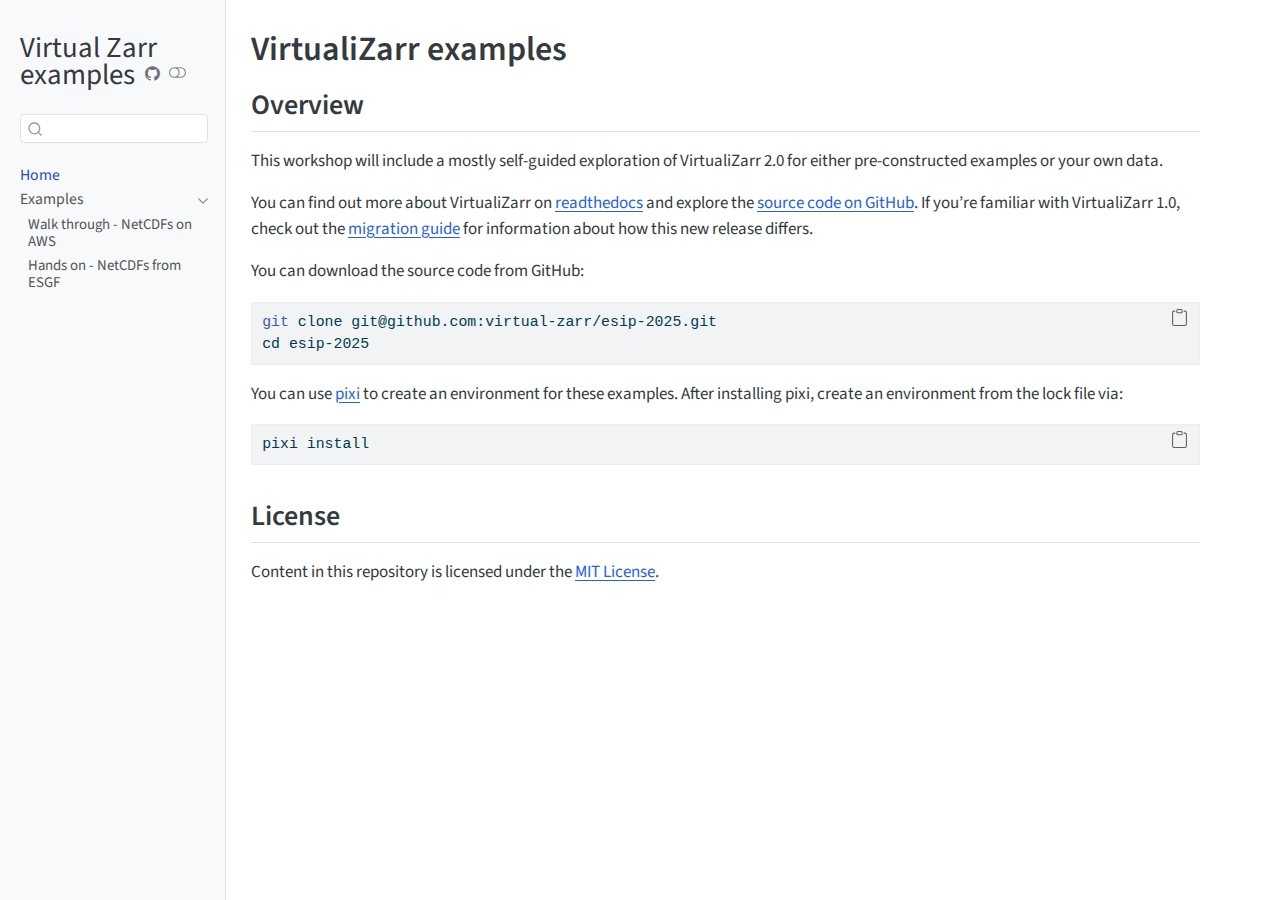
<file: index.html>
<!DOCTYPE html>
<html xmlns="http://www.w3.org/1999/xhtml" lang="en" xml:lang="en"><head>

<meta charset="utf-8">
<meta name="generator" content="quarto-1.7.32">

<meta name="viewport" content="width=device-width, initial-scale=1.0, user-scalable=yes">


<title>VirtualiZarr examples</title>
<style>
code{white-space: pre-wrap;}
span.smallcaps{font-variant: small-caps;}
div.columns{display: flex; gap: min(4vw, 1.5em);}
div.column{flex: auto; overflow-x: auto;}
div.hanging-indent{margin-left: 1.5em; text-indent: -1.5em;}
ul.task-list{list-style: none;}
ul.task-list li input[type="checkbox"] {
  width: 0.8em;
  margin: 0 0.8em 0.2em -1em; /* quarto-specific, see https://github.com/quarto-dev/quarto-cli/issues/4556 */ 
  vertical-align: middle;
}
/* CSS for syntax highlighting */
html { -webkit-text-size-adjust: 100%; }
pre > code.sourceCode { white-space: pre; position: relative; }
pre > code.sourceCode > span { display: inline-block; line-height: 1.25; }
pre > code.sourceCode > span:empty { height: 1.2em; }
.sourceCode { overflow: visible; }
code.sourceCode > span { color: inherit; text-decoration: inherit; }
div.sourceCode { margin: 1em 0; }
pre.sourceCode { margin: 0; }
@media screen {
div.sourceCode { overflow: auto; }
}
@media print {
pre > code.sourceCode { white-space: pre-wrap; }
pre > code.sourceCode > span { text-indent: -5em; padding-left: 5em; }
}
pre.numberSource code
  { counter-reset: source-line 0; }
pre.numberSource code > span
  { position: relative; left: -4em; counter-increment: source-line; }
pre.numberSource code > span > a:first-child::before
  { content: counter(source-line);
    position: relative; left: -1em; text-align: right; vertical-align: baseline;
    border: none; display: inline-block;
    -webkit-touch-callout: none; -webkit-user-select: none;
    -khtml-user-select: none; -moz-user-select: none;
    -ms-user-select: none; user-select: none;
    padding: 0 4px; width: 4em;
  }
pre.numberSource { margin-left: 3em;  padding-left: 4px; }
div.sourceCode
  {   }
@media screen {
pre > code.sourceCode > span > a:first-child::before { text-decoration: underline; }
}
</style>


<script src="site_libs/quarto-nav/quarto-nav.js"></script>
<script src="site_libs/quarto-nav/headroom.min.js"></script>
<script src="site_libs/clipboard/clipboard.min.js"></script>
<script src="site_libs/quarto-search/autocomplete.umd.js"></script>
<script src="site_libs/quarto-search/fuse.min.js"></script>
<script src="site_libs/quarto-search/quarto-search.js"></script>
<meta name="quarto:offset" content="./">
<script src="site_libs/quarto-html/quarto.js" type="module"></script>
<script src="site_libs/quarto-html/tabsets/tabsets.js" type="module"></script>
<script src="site_libs/quarto-html/popper.min.js"></script>
<script src="site_libs/quarto-html/tippy.umd.min.js"></script>
<script src="site_libs/quarto-html/anchor.min.js"></script>
<link href="site_libs/quarto-html/tippy.css" rel="stylesheet">
<link href="site_libs/quarto-html/quarto-syntax-highlighting-37eea08aefeeee20ff55810ff984fec1.css" rel="stylesheet" class="quarto-color-scheme" id="quarto-text-highlighting-styles">
<link href="site_libs/quarto-html/quarto-syntax-highlighting-dark-2fef5ea3f8957b3e4ecc936fc74692ca.css" rel="stylesheet" class="quarto-color-scheme quarto-color-alternate" id="quarto-text-highlighting-styles">
<link href="site_libs/quarto-html/quarto-syntax-highlighting-37eea08aefeeee20ff55810ff984fec1.css" rel="stylesheet" class="quarto-color-scheme-extra" id="quarto-text-highlighting-styles">
<script src="site_libs/bootstrap/bootstrap.min.js"></script>
<link href="site_libs/bootstrap/bootstrap-icons.css" rel="stylesheet">
<link href="site_libs/bootstrap/bootstrap-793f777464b6e7586329716bbc09d3ef.min.css" rel="stylesheet" append-hash="true" class="quarto-color-scheme" id="quarto-bootstrap" data-mode="light">
<link href="site_libs/bootstrap/bootstrap-dark-f6d2682c229941030a844ddbcc928cfb.min.css" rel="stylesheet" append-hash="true" class="quarto-color-scheme quarto-color-alternate" id="quarto-bootstrap" data-mode="dark">
<link href="site_libs/bootstrap/bootstrap-793f777464b6e7586329716bbc09d3ef.min.css" rel="stylesheet" append-hash="true" class="quarto-color-scheme-extra" id="quarto-bootstrap" data-mode="light">
<script id="quarto-search-options" type="application/json">{
  "location": "sidebar",
  "copy-button": false,
  "collapse-after": 3,
  "panel-placement": "start",
  "type": "textbox",
  "limit": 50,
  "keyboard-shortcut": [
    "f",
    "/",
    "s"
  ],
  "show-item-context": false,
  "language": {
    "search-no-results-text": "No results",
    "search-matching-documents-text": "matching documents",
    "search-copy-link-title": "Copy link to search",
    "search-hide-matches-text": "Hide additional matches",
    "search-more-match-text": "more match in this document",
    "search-more-matches-text": "more matches in this document",
    "search-clear-button-title": "Clear",
    "search-text-placeholder": "",
    "search-detached-cancel-button-title": "Cancel",
    "search-submit-button-title": "Submit",
    "search-label": "Search"
  }
}</script>


<link rel="stylesheet" href="styles.css">
</head>

<body class="nav-sidebar docked fullcontent quarto-light"><script id="quarto-html-before-body" type="application/javascript">
    const toggleBodyColorMode = (bsSheetEl) => {
      const mode = bsSheetEl.getAttribute("data-mode");
      const bodyEl = window.document.querySelector("body");
      if (mode === "dark") {
        bodyEl.classList.add("quarto-dark");
        bodyEl.classList.remove("quarto-light");
      } else {
        bodyEl.classList.add("quarto-light");
        bodyEl.classList.remove("quarto-dark");
      }
    }
    const toggleBodyColorPrimary = () => {
      const bsSheetEl = window.document.querySelector("link#quarto-bootstrap:not([rel=disabled-stylesheet])");
      if (bsSheetEl) {
        toggleBodyColorMode(bsSheetEl);
      }
    }
    const setColorSchemeToggle = (alternate) => {
      const toggles = window.document.querySelectorAll('.quarto-color-scheme-toggle');
      for (let i=0; i < toggles.length; i++) {
        const toggle = toggles[i];
        if (toggle) {
          if (alternate) {
            toggle.classList.add("alternate");
          } else {
            toggle.classList.remove("alternate");
          }
        }
      }
    };
    const toggleColorMode = (alternate) => {
      // Switch the stylesheets
      const primaryStylesheets = window.document.querySelectorAll('link.quarto-color-scheme:not(.quarto-color-alternate)');
      const alternateStylesheets = window.document.querySelectorAll('link.quarto-color-scheme.quarto-color-alternate');
      manageTransitions('#quarto-margin-sidebar .nav-link', false);
      if (alternate) {
        // note: dark is layered on light, we don't disable primary!
        enableStylesheet(alternateStylesheets);
        for (const sheetNode of alternateStylesheets) {
          if (sheetNode.id === "quarto-bootstrap") {
            toggleBodyColorMode(sheetNode);
          }
        }
      } else {
        disableStylesheet(alternateStylesheets);
        enableStylesheet(primaryStylesheets)
        toggleBodyColorPrimary();
      }
      manageTransitions('#quarto-margin-sidebar .nav-link', true);
      // Switch the toggles
      setColorSchemeToggle(alternate)
      // Hack to workaround the fact that safari doesn't
      // properly recolor the scrollbar when toggling (#1455)
      if (navigator.userAgent.indexOf('Safari') > 0 && navigator.userAgent.indexOf('Chrome') == -1) {
        manageTransitions("body", false);
        window.scrollTo(0, 1);
        setTimeout(() => {
          window.scrollTo(0, 0);
          manageTransitions("body", true);
        }, 40);
      }
    }
    const disableStylesheet = (stylesheets) => {
      for (let i=0; i < stylesheets.length; i++) {
        const stylesheet = stylesheets[i];
        stylesheet.rel = 'disabled-stylesheet';
      }
    }
    const enableStylesheet = (stylesheets) => {
      for (let i=0; i < stylesheets.length; i++) {
        const stylesheet = stylesheets[i];
        if(stylesheet.rel !== 'stylesheet') { // for Chrome, which will still FOUC without this check
          stylesheet.rel = 'stylesheet';
        }
      }
    }
    const manageTransitions = (selector, allowTransitions) => {
      const els = window.document.querySelectorAll(selector);
      for (let i=0; i < els.length; i++) {
        const el = els[i];
        if (allowTransitions) {
          el.classList.remove('notransition');
        } else {
          el.classList.add('notransition');
        }
      }
    }
    const isFileUrl = () => {
      return window.location.protocol === 'file:';
    }
    const hasAlternateSentinel = () => {
      let styleSentinel = getColorSchemeSentinel();
      if (styleSentinel !== null) {
        return styleSentinel === "alternate";
      } else {
        return false;
      }
    }
    const setStyleSentinel = (alternate) => {
      const value = alternate ? "alternate" : "default";
      if (!isFileUrl()) {
        window.localStorage.setItem("quarto-color-scheme", value);
      } else {
        localAlternateSentinel = value;
      }
    }
    const getColorSchemeSentinel = () => {
      if (!isFileUrl()) {
        const storageValue = window.localStorage.getItem("quarto-color-scheme");
        return storageValue != null ? storageValue : localAlternateSentinel;
      } else {
        return localAlternateSentinel;
      }
    }
    const toggleGiscusIfUsed = (isAlternate, darkModeDefault) => {
      const baseTheme = document.querySelector('#giscus-base-theme')?.value ?? 'light';
      const alternateTheme = document.querySelector('#giscus-alt-theme')?.value ?? 'dark';
      let newTheme = '';
      if(authorPrefersDark) {
        newTheme = isAlternate ? baseTheme : alternateTheme;
      } else {
        newTheme = isAlternate ? alternateTheme : baseTheme;
      }
      const changeGiscusTheme = () => {
        // From: https://github.com/giscus/giscus/issues/336
        const sendMessage = (message) => {
          const iframe = document.querySelector('iframe.giscus-frame');
          if (!iframe) return;
          iframe.contentWindow.postMessage({ giscus: message }, 'https://giscus.app');
        }
        sendMessage({
          setConfig: {
            theme: newTheme
          }
        });
      }
      const isGiscussLoaded = window.document.querySelector('iframe.giscus-frame') !== null;
      if (isGiscussLoaded) {
        changeGiscusTheme();
      }
    };
    const authorPrefersDark = false;
    const darkModeDefault = authorPrefersDark;
      document.querySelector('link#quarto-text-highlighting-styles.quarto-color-scheme-extra').rel = 'disabled-stylesheet';
      document.querySelector('link#quarto-bootstrap.quarto-color-scheme-extra').rel = 'disabled-stylesheet';
    let localAlternateSentinel = darkModeDefault ? 'alternate' : 'default';
    // Dark / light mode switch
    window.quartoToggleColorScheme = () => {
      // Read the current dark / light value
      let toAlternate = !hasAlternateSentinel();
      toggleColorMode(toAlternate);
      setStyleSentinel(toAlternate);
      toggleGiscusIfUsed(toAlternate, darkModeDefault);
      window.dispatchEvent(new Event('resize'));
    };
    // Switch to dark mode if need be
    if (hasAlternateSentinel()) {
      toggleColorMode(true);
    } else {
      toggleColorMode(false);
    }
  </script>

<div id="quarto-search-results"></div>
  <header id="quarto-header" class="headroom fixed-top">
  <nav class="quarto-secondary-nav">
    <div class="container-fluid d-flex">
      <button type="button" class="quarto-btn-toggle btn" data-bs-toggle="collapse" role="button" data-bs-target=".quarto-sidebar-collapse-item" aria-controls="quarto-sidebar" aria-expanded="false" aria-label="Toggle sidebar navigation" onclick="if (window.quartoToggleHeadroom) { window.quartoToggleHeadroom(); }">
        <i class="bi bi-layout-text-sidebar-reverse"></i>
      </button>
        <nav class="quarto-page-breadcrumbs" aria-label="breadcrumb"><ol class="breadcrumb"><li class="breadcrumb-item"><a href="./index.html">Home</a></li></ol></nav>
        <a class="flex-grow-1" role="navigation" data-bs-toggle="collapse" data-bs-target=".quarto-sidebar-collapse-item" aria-controls="quarto-sidebar" aria-expanded="false" aria-label="Toggle sidebar navigation" onclick="if (window.quartoToggleHeadroom) { window.quartoToggleHeadroom(); }">      
        </a>
      <button type="button" class="btn quarto-search-button" aria-label="Search" onclick="window.quartoOpenSearch();">
        <i class="bi bi-search"></i>
      </button>
    </div>
  </nav>
</header>
<!-- content -->
<div id="quarto-content" class="quarto-container page-columns page-rows-contents page-layout-article">
<!-- sidebar -->
  <nav id="quarto-sidebar" class="sidebar collapse collapse-horizontal quarto-sidebar-collapse-item sidebar-navigation docked overflow-auto">
    <div class="pt-lg-2 mt-2 text-left sidebar-header">
    <div class="sidebar-title mb-0 py-0">
      <a href="./">Virtual Zarr examples</a> 
        <div class="sidebar-tools-main">
    <a href="https://github.com/virtual-zarr/esip-2025" title="Repo" class="quarto-navigation-tool px-1" aria-label="Repo"><i class="bi bi-github"></i></a>
  <a href="" class="quarto-color-scheme-toggle quarto-navigation-tool  px-1" onclick="window.quartoToggleColorScheme(); return false;" title="Toggle dark mode"><i class="bi"></i></a>
</div>
    </div>
      </div>
        <div class="mt-2 flex-shrink-0 align-items-center">
        <div class="sidebar-search">
        <div id="quarto-search" class="" title="Search"></div>
        </div>
        </div>
    <div class="sidebar-menu-container"> 
    <ul class="list-unstyled mt-1">
        <li class="sidebar-item">
  <div class="sidebar-item-container"> 
  <a href="./index.html" class="sidebar-item-text sidebar-link active">
 <span class="menu-text">Home</span></a>
  </div>
</li>
        <li class="sidebar-item sidebar-item-section">
      <div class="sidebar-item-container"> 
            <a class="sidebar-item-text sidebar-link text-start" data-bs-toggle="collapse" data-bs-target="#quarto-sidebar-section-1" role="navigation" aria-expanded="true">
 <span class="menu-text">Examples</span></a>
          <a class="sidebar-item-toggle text-start" data-bs-toggle="collapse" data-bs-target="#quarto-sidebar-section-1" role="navigation" aria-expanded="true" aria-label="Toggle section">
            <i class="bi bi-chevron-right ms-2"></i>
          </a> 
      </div>
      <ul id="quarto-sidebar-section-1" class="collapse list-unstyled sidebar-section depth1 show">  
          <li class="sidebar-item">
  <div class="sidebar-item-container"> 
  <a href="./examples/01_AWS_Public_Data_Program_NetCDF.html" class="sidebar-item-text sidebar-link">
 <span class="menu-text">Walk through - NetCDFs on AWS</span></a>
  </div>
</li>
          <li class="sidebar-item">
  <div class="sidebar-item-container"> 
  <a href="./examples/02_ESGF_NetCDF_Solution.html" class="sidebar-item-text sidebar-link">
 <span class="menu-text">Hands on - NetCDFs from ESGF</span></a>
  </div>
</li>
      </ul>
  </li>
    </ul>
    </div>
</nav>
<div id="quarto-sidebar-glass" class="quarto-sidebar-collapse-item" data-bs-toggle="collapse" data-bs-target=".quarto-sidebar-collapse-item"></div>
<!-- margin-sidebar -->
    
<!-- main -->
<main class="content" id="quarto-document-content">


<header id="title-block-header" class="quarto-title-block default">
<div class="quarto-title">
<h1 class="title">VirtualiZarr examples</h1>
</div>



<div class="quarto-title-meta">

    
  
    
  </div>
  


</header>


<section id="overview" class="level2">
<h2 class="anchored" data-anchor-id="overview">Overview</h2>
<p>This workshop will include a mostly self-guided exploration of VirtualiZarr 2.0 for either pre-constructed examples or your own data.</p>
<p>You can find out more about VirtualiZarr on <a href="https://virtualizarr.readthedocs.io/en/stable/index.html">readthedocs</a> and explore the <a href="https://github.com/zarr-developers/VirtualiZarr">source code on GitHub</a>. If you’re familiar with VirtualiZarr 1.0, check out the <a href="https://virtualizarr.readthedocs.io/en/stable/migration_guide.html">migration guide</a> for information about how this new release differs.</p>
<p>You can download the source code from GitHub:</p>
<div class="sourceCode" id="cb1"><pre class="sourceCode bash code-with-copy"><code class="sourceCode bash"><span id="cb1-1"><a href="#cb1-1" aria-hidden="true" tabindex="-1"></a><span class="fu">git</span> clone git@github.com:virtual-zarr/esip-2025.git</span>
<span id="cb1-2"><a href="#cb1-2" aria-hidden="true" tabindex="-1"></a><span class="bu">cd</span> esip-2025</span></code><button title="Copy to Clipboard" class="code-copy-button"><i class="bi"></i></button></pre></div>
<p>You can use <a href="https://pixi.sh/latest/">pixi</a> to create an environment for these examples. After installing pixi, create an environment from the lock file via:</p>
<div class="sourceCode" id="cb2"><pre class="sourceCode bash code-with-copy"><code class="sourceCode bash"><span id="cb2-1"><a href="#cb2-1" aria-hidden="true" tabindex="-1"></a><span class="ex">pixi</span> install</span></code><button title="Copy to Clipboard" class="code-copy-button"><i class="bi"></i></button></pre></div>
</section>
<section id="license" class="level2">
<h2 class="anchored" data-anchor-id="license">License</h2>
<p>Content in this repository is licensed under the <a href="LICENSE.txt">MIT License</a>.</p>


</section>

</main> <!-- /main -->
<script id="quarto-html-after-body" type="application/javascript">
  window.document.addEventListener("DOMContentLoaded", function (event) {
    // Ensure there is a toggle, if there isn't float one in the top right
    if (window.document.querySelector('.quarto-color-scheme-toggle') === null) {
      const a = window.document.createElement('a');
      a.classList.add('top-right');
      a.classList.add('quarto-color-scheme-toggle');
      a.href = "";
      a.onclick = function() { try { window.quartoToggleColorScheme(); } catch {} return false; };
      const i = window.document.createElement("i");
      i.classList.add('bi');
      a.appendChild(i);
      window.document.body.appendChild(a);
    }
    setColorSchemeToggle(hasAlternateSentinel())
    const icon = "";
    const anchorJS = new window.AnchorJS();
    anchorJS.options = {
      placement: 'right',
      icon: icon
    };
    anchorJS.add('.anchored');
    const isCodeAnnotation = (el) => {
      for (const clz of el.classList) {
        if (clz.startsWith('code-annotation-')) {                     
          return true;
        }
      }
      return false;
    }
    const onCopySuccess = function(e) {
      // button target
      const button = e.trigger;
      // don't keep focus
      button.blur();
      // flash "checked"
      button.classList.add('code-copy-button-checked');
      var currentTitle = button.getAttribute("title");
      button.setAttribute("title", "Copied!");
      let tooltip;
      if (window.bootstrap) {
        button.setAttribute("data-bs-toggle", "tooltip");
        button.setAttribute("data-bs-placement", "left");
        button.setAttribute("data-bs-title", "Copied!");
        tooltip = new bootstrap.Tooltip(button, 
          { trigger: "manual", 
            customClass: "code-copy-button-tooltip",
            offset: [0, -8]});
        tooltip.show();    
      }
      setTimeout(function() {
        if (tooltip) {
          tooltip.hide();
          button.removeAttribute("data-bs-title");
          button.removeAttribute("data-bs-toggle");
          button.removeAttribute("data-bs-placement");
        }
        button.setAttribute("title", currentTitle);
        button.classList.remove('code-copy-button-checked');
      }, 1000);
      // clear code selection
      e.clearSelection();
    }
    const getTextToCopy = function(trigger) {
        const codeEl = trigger.previousElementSibling.cloneNode(true);
        for (const childEl of codeEl.children) {
          if (isCodeAnnotation(childEl)) {
            childEl.remove();
          }
        }
        return codeEl.innerText;
    }
    const clipboard = new window.ClipboardJS('.code-copy-button:not([data-in-quarto-modal])', {
      text: getTextToCopy
    });
    clipboard.on('success', onCopySuccess);
    if (window.document.getElementById('quarto-embedded-source-code-modal')) {
      const clipboardModal = new window.ClipboardJS('.code-copy-button[data-in-quarto-modal]', {
        text: getTextToCopy,
        container: window.document.getElementById('quarto-embedded-source-code-modal')
      });
      clipboardModal.on('success', onCopySuccess);
    }
      var localhostRegex = new RegExp(/^(?:http|https):\/\/localhost\:?[0-9]*\//);
      var mailtoRegex = new RegExp(/^mailto:/);
        var filterRegex = new RegExp("https:\/\/virtual-zarr\.github\.io\/esip-2025\/");
      var isInternal = (href) => {
          return filterRegex.test(href) || localhostRegex.test(href) || mailtoRegex.test(href);
      }
      // Inspect non-navigation links and adorn them if external
     var links = window.document.querySelectorAll('a[href]:not(.nav-link):not(.navbar-brand):not(.toc-action):not(.sidebar-link):not(.sidebar-item-toggle):not(.pagination-link):not(.no-external):not([aria-hidden]):not(.dropdown-item):not(.quarto-navigation-tool):not(.about-link)');
      for (var i=0; i<links.length; i++) {
        const link = links[i];
        if (!isInternal(link.href)) {
          // undo the damage that might have been done by quarto-nav.js in the case of
          // links that we want to consider external
          if (link.dataset.originalHref !== undefined) {
            link.href = link.dataset.originalHref;
          }
        }
      }
    function tippyHover(el, contentFn, onTriggerFn, onUntriggerFn) {
      const config = {
        allowHTML: true,
        maxWidth: 500,
        delay: 100,
        arrow: false,
        appendTo: function(el) {
            return el.parentElement;
        },
        interactive: true,
        interactiveBorder: 10,
        theme: 'quarto',
        placement: 'bottom-start',
      };
      if (contentFn) {
        config.content = contentFn;
      }
      if (onTriggerFn) {
        config.onTrigger = onTriggerFn;
      }
      if (onUntriggerFn) {
        config.onUntrigger = onUntriggerFn;
      }
      window.tippy(el, config); 
    }
    const noterefs = window.document.querySelectorAll('a[role="doc-noteref"]');
    for (var i=0; i<noterefs.length; i++) {
      const ref = noterefs[i];
      tippyHover(ref, function() {
        // use id or data attribute instead here
        let href = ref.getAttribute('data-footnote-href') || ref.getAttribute('href');
        try { href = new URL(href).hash; } catch {}
        const id = href.replace(/^#\/?/, "");
        const note = window.document.getElementById(id);
        if (note) {
          return note.innerHTML;
        } else {
          return "";
        }
      });
    }
    const xrefs = window.document.querySelectorAll('a.quarto-xref');
    const processXRef = (id, note) => {
      // Strip column container classes
      const stripColumnClz = (el) => {
        el.classList.remove("page-full", "page-columns");
        if (el.children) {
          for (const child of el.children) {
            stripColumnClz(child);
          }
        }
      }
      stripColumnClz(note)
      if (id === null || id.startsWith('sec-')) {
        // Special case sections, only their first couple elements
        const container = document.createElement("div");
        if (note.children && note.children.length > 2) {
          container.appendChild(note.children[0].cloneNode(true));
          for (let i = 1; i < note.children.length; i++) {
            const child = note.children[i];
            if (child.tagName === "P" && child.innerText === "") {
              continue;
            } else {
              container.appendChild(child.cloneNode(true));
              break;
            }
          }
          if (window.Quarto?.typesetMath) {
            window.Quarto.typesetMath(container);
          }
          return container.innerHTML
        } else {
          if (window.Quarto?.typesetMath) {
            window.Quarto.typesetMath(note);
          }
          return note.innerHTML;
        }
      } else {
        // Remove any anchor links if they are present
        const anchorLink = note.querySelector('a.anchorjs-link');
        if (anchorLink) {
          anchorLink.remove();
        }
        if (window.Quarto?.typesetMath) {
          window.Quarto.typesetMath(note);
        }
        if (note.classList.contains("callout")) {
          return note.outerHTML;
        } else {
          return note.innerHTML;
        }
      }
    }
    for (var i=0; i<xrefs.length; i++) {
      const xref = xrefs[i];
      tippyHover(xref, undefined, function(instance) {
        instance.disable();
        let url = xref.getAttribute('href');
        let hash = undefined; 
        if (url.startsWith('#')) {
          hash = url;
        } else {
          try { hash = new URL(url).hash; } catch {}
        }
        if (hash) {
          const id = hash.replace(/^#\/?/, "");
          const note = window.document.getElementById(id);
          if (note !== null) {
            try {
              const html = processXRef(id, note.cloneNode(true));
              instance.setContent(html);
            } finally {
              instance.enable();
              instance.show();
            }
          } else {
            // See if we can fetch this
            fetch(url.split('#')[0])
            .then(res => res.text())
            .then(html => {
              const parser = new DOMParser();
              const htmlDoc = parser.parseFromString(html, "text/html");
              const note = htmlDoc.getElementById(id);
              if (note !== null) {
                const html = processXRef(id, note);
                instance.setContent(html);
              } 
            }).finally(() => {
              instance.enable();
              instance.show();
            });
          }
        } else {
          // See if we can fetch a full url (with no hash to target)
          // This is a special case and we should probably do some content thinning / targeting
          fetch(url)
          .then(res => res.text())
          .then(html => {
            const parser = new DOMParser();
            const htmlDoc = parser.parseFromString(html, "text/html");
            const note = htmlDoc.querySelector('main.content');
            if (note !== null) {
              // This should only happen for chapter cross references
              // (since there is no id in the URL)
              // remove the first header
              if (note.children.length > 0 && note.children[0].tagName === "HEADER") {
                note.children[0].remove();
              }
              const html = processXRef(null, note);
              instance.setContent(html);
            } 
          }).finally(() => {
            instance.enable();
            instance.show();
          });
        }
      }, function(instance) {
      });
    }
        let selectedAnnoteEl;
        const selectorForAnnotation = ( cell, annotation) => {
          let cellAttr = 'data-code-cell="' + cell + '"';
          let lineAttr = 'data-code-annotation="' +  annotation + '"';
          const selector = 'span[' + cellAttr + '][' + lineAttr + ']';
          return selector;
        }
        const selectCodeLines = (annoteEl) => {
          const doc = window.document;
          const targetCell = annoteEl.getAttribute("data-target-cell");
          const targetAnnotation = annoteEl.getAttribute("data-target-annotation");
          const annoteSpan = window.document.querySelector(selectorForAnnotation(targetCell, targetAnnotation));
          const lines = annoteSpan.getAttribute("data-code-lines").split(",");
          const lineIds = lines.map((line) => {
            return targetCell + "-" + line;
          })
          let top = null;
          let height = null;
          let parent = null;
          if (lineIds.length > 0) {
              //compute the position of the single el (top and bottom and make a div)
              const el = window.document.getElementById(lineIds[0]);
              top = el.offsetTop;
              height = el.offsetHeight;
              parent = el.parentElement.parentElement;
            if (lineIds.length > 1) {
              const lastEl = window.document.getElementById(lineIds[lineIds.length - 1]);
              const bottom = lastEl.offsetTop + lastEl.offsetHeight;
              height = bottom - top;
            }
            if (top !== null && height !== null && parent !== null) {
              // cook up a div (if necessary) and position it 
              let div = window.document.getElementById("code-annotation-line-highlight");
              if (div === null) {
                div = window.document.createElement("div");
                div.setAttribute("id", "code-annotation-line-highlight");
                div.style.position = 'absolute';
                parent.appendChild(div);
              }
              div.style.top = top - 2 + "px";
              div.style.height = height + 4 + "px";
              div.style.left = 0;
              let gutterDiv = window.document.getElementById("code-annotation-line-highlight-gutter");
              if (gutterDiv === null) {
                gutterDiv = window.document.createElement("div");
                gutterDiv.setAttribute("id", "code-annotation-line-highlight-gutter");
                gutterDiv.style.position = 'absolute';
                const codeCell = window.document.getElementById(targetCell);
                const gutter = codeCell.querySelector('.code-annotation-gutter');
                gutter.appendChild(gutterDiv);
              }
              gutterDiv.style.top = top - 2 + "px";
              gutterDiv.style.height = height + 4 + "px";
            }
            selectedAnnoteEl = annoteEl;
          }
        };
        const unselectCodeLines = () => {
          const elementsIds = ["code-annotation-line-highlight", "code-annotation-line-highlight-gutter"];
          elementsIds.forEach((elId) => {
            const div = window.document.getElementById(elId);
            if (div) {
              div.remove();
            }
          });
          selectedAnnoteEl = undefined;
        };
          // Handle positioning of the toggle
      window.addEventListener(
        "resize",
        throttle(() => {
          elRect = undefined;
          if (selectedAnnoteEl) {
            selectCodeLines(selectedAnnoteEl);
          }
        }, 10)
      );
      function throttle(fn, ms) {
      let throttle = false;
      let timer;
        return (...args) => {
          if(!throttle) { // first call gets through
              fn.apply(this, args);
              throttle = true;
          } else { // all the others get throttled
              if(timer) clearTimeout(timer); // cancel #2
              timer = setTimeout(() => {
                fn.apply(this, args);
                timer = throttle = false;
              }, ms);
          }
        };
      }
        // Attach click handler to the DT
        const annoteDls = window.document.querySelectorAll('dt[data-target-cell]');
        for (const annoteDlNode of annoteDls) {
          annoteDlNode.addEventListener('click', (event) => {
            const clickedEl = event.target;
            if (clickedEl !== selectedAnnoteEl) {
              unselectCodeLines();
              const activeEl = window.document.querySelector('dt[data-target-cell].code-annotation-active');
              if (activeEl) {
                activeEl.classList.remove('code-annotation-active');
              }
              selectCodeLines(clickedEl);
              clickedEl.classList.add('code-annotation-active');
            } else {
              // Unselect the line
              unselectCodeLines();
              clickedEl.classList.remove('code-annotation-active');
            }
          });
        }
    const findCites = (el) => {
      const parentEl = el.parentElement;
      if (parentEl) {
        const cites = parentEl.dataset.cites;
        if (cites) {
          return {
            el,
            cites: cites.split(' ')
          };
        } else {
          return findCites(el.parentElement)
        }
      } else {
        return undefined;
      }
    };
    var bibliorefs = window.document.querySelectorAll('a[role="doc-biblioref"]');
    for (var i=0; i<bibliorefs.length; i++) {
      const ref = bibliorefs[i];
      const citeInfo = findCites(ref);
      if (citeInfo) {
        tippyHover(citeInfo.el, function() {
          var popup = window.document.createElement('div');
          citeInfo.cites.forEach(function(cite) {
            var citeDiv = window.document.createElement('div');
            citeDiv.classList.add('hanging-indent');
            citeDiv.classList.add('csl-entry');
            var biblioDiv = window.document.getElementById('ref-' + cite);
            if (biblioDiv) {
              citeDiv.innerHTML = biblioDiv.innerHTML;
            }
            popup.appendChild(citeDiv);
          });
          return popup.innerHTML;
        });
      }
    }
  });
  </script>
</div> <!-- /content -->




</body></html>
</file>
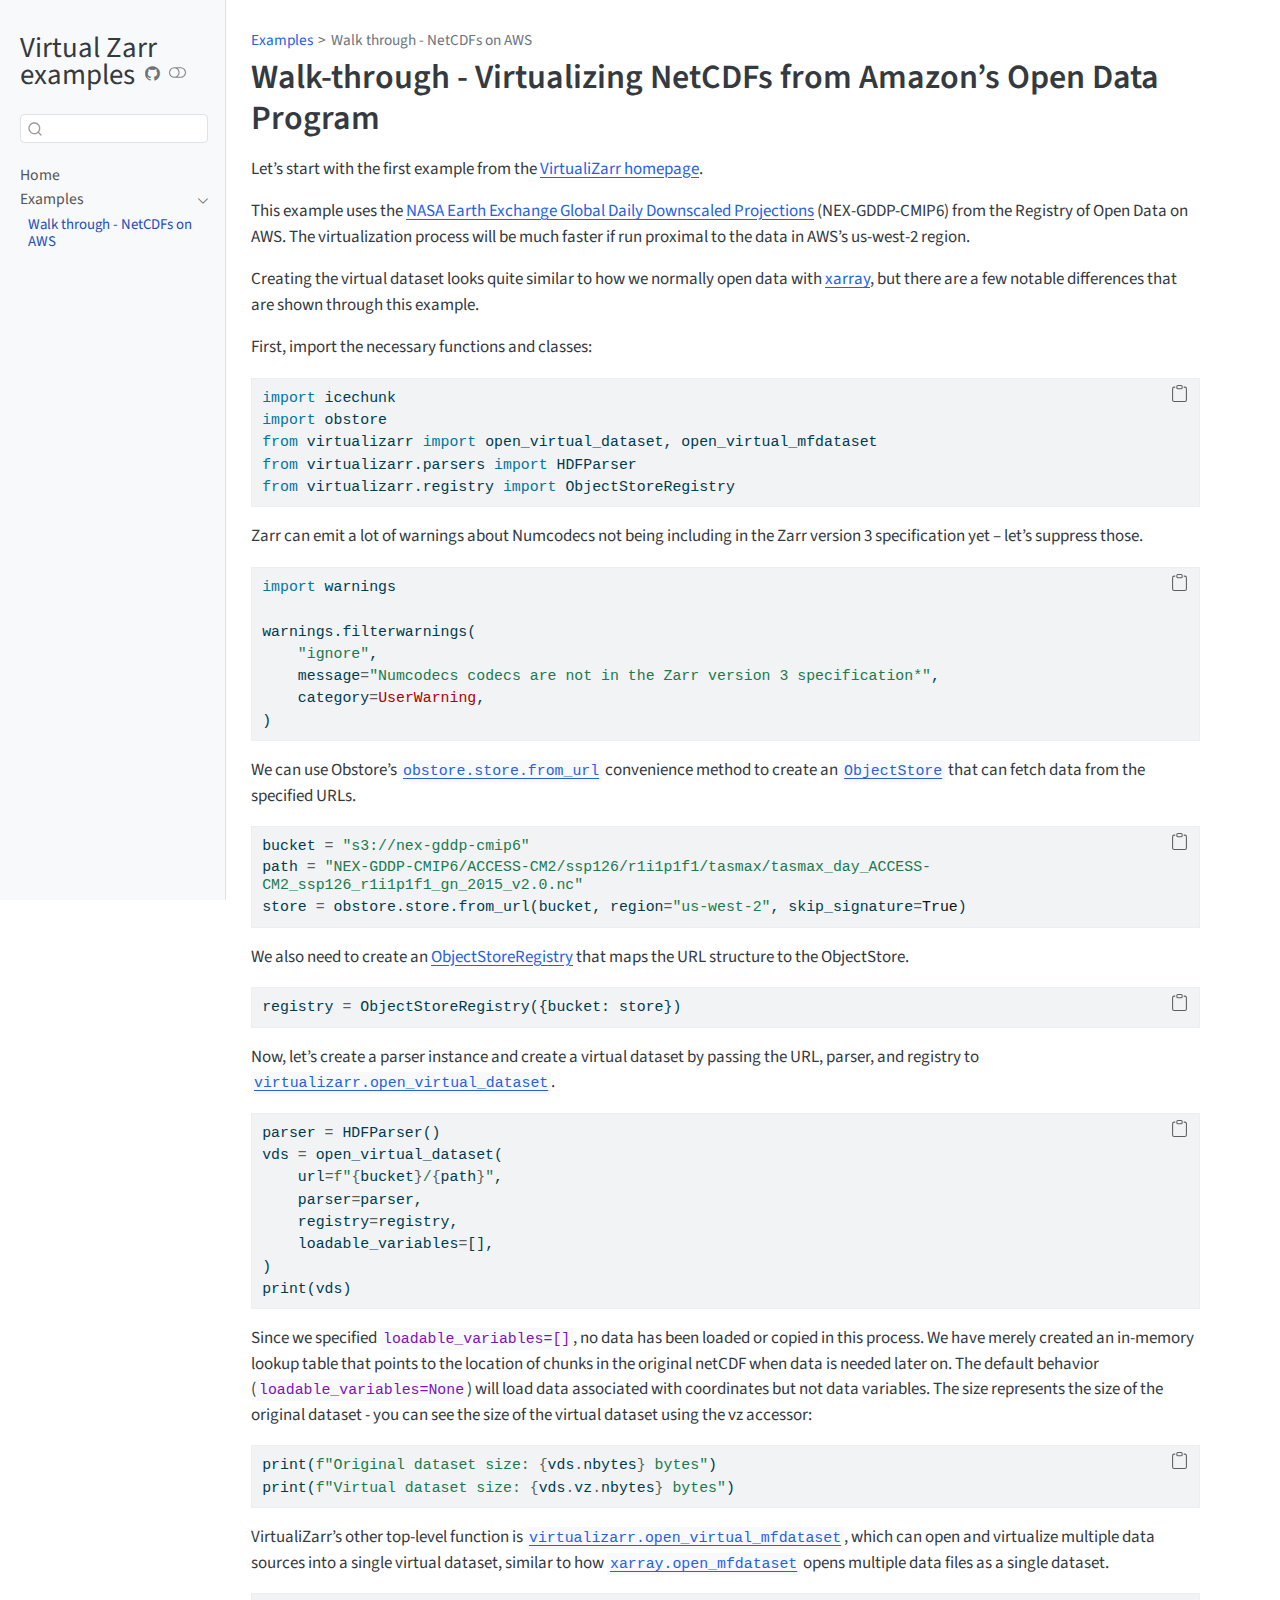
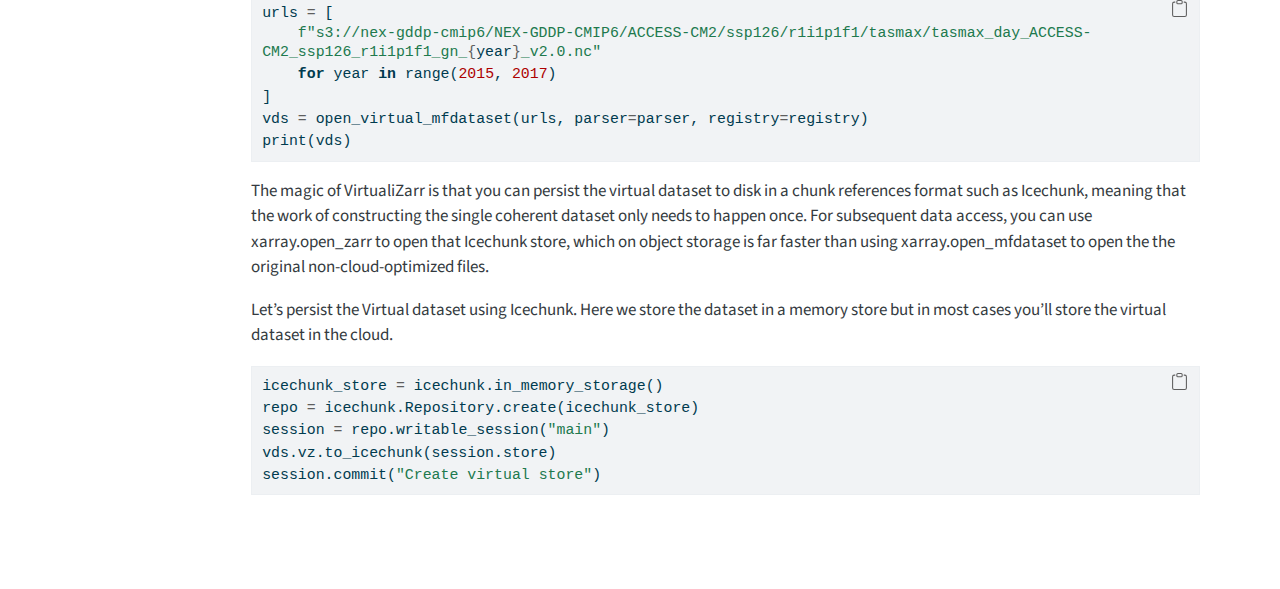
<file: examples/01_AWS_Public_Data_Program_NetCDF.html>
<!DOCTYPE html>
<html xmlns="http://www.w3.org/1999/xhtml" lang="en" xml:lang="en"><head>

<meta charset="utf-8">
<meta name="generator" content="quarto-1.7.32">

<meta name="viewport" content="width=device-width, initial-scale=1.0, user-scalable=yes">


<title>Walk-through - Virtualizing NetCDFs from Amazon’s Open Data Program</title>
<style>
code{white-space: pre-wrap;}
span.smallcaps{font-variant: small-caps;}
div.columns{display: flex; gap: min(4vw, 1.5em);}
div.column{flex: auto; overflow-x: auto;}
div.hanging-indent{margin-left: 1.5em; text-indent: -1.5em;}
ul.task-list{list-style: none;}
ul.task-list li input[type="checkbox"] {
  width: 0.8em;
  margin: 0 0.8em 0.2em -1em; /* quarto-specific, see https://github.com/quarto-dev/quarto-cli/issues/4556 */ 
  vertical-align: middle;
}
/* CSS for syntax highlighting */
html { -webkit-text-size-adjust: 100%; }
pre > code.sourceCode { white-space: pre; position: relative; }
pre > code.sourceCode > span { display: inline-block; line-height: 1.25; }
pre > code.sourceCode > span:empty { height: 1.2em; }
.sourceCode { overflow: visible; }
code.sourceCode > span { color: inherit; text-decoration: inherit; }
div.sourceCode { margin: 1em 0; }
pre.sourceCode { margin: 0; }
@media screen {
div.sourceCode { overflow: auto; }
}
@media print {
pre > code.sourceCode { white-space: pre-wrap; }
pre > code.sourceCode > span { text-indent: -5em; padding-left: 5em; }
}
pre.numberSource code
  { counter-reset: source-line 0; }
pre.numberSource code > span
  { position: relative; left: -4em; counter-increment: source-line; }
pre.numberSource code > span > a:first-child::before
  { content: counter(source-line);
    position: relative; left: -1em; text-align: right; vertical-align: baseline;
    border: none; display: inline-block;
    -webkit-touch-callout: none; -webkit-user-select: none;
    -khtml-user-select: none; -moz-user-select: none;
    -ms-user-select: none; user-select: none;
    padding: 0 4px; width: 4em;
  }
pre.numberSource { margin-left: 3em;  padding-left: 4px; }
div.sourceCode
  {   }
@media screen {
pre > code.sourceCode > span > a:first-child::before { text-decoration: underline; }
}
</style>


<script src="../site_libs/quarto-nav/quarto-nav.js"></script>
<script src="../site_libs/quarto-nav/headroom.min.js"></script>
<script src="../site_libs/clipboard/clipboard.min.js"></script>
<script src="../site_libs/quarto-search/autocomplete.umd.js"></script>
<script src="../site_libs/quarto-search/fuse.min.js"></script>
<script src="../site_libs/quarto-search/quarto-search.js"></script>
<meta name="quarto:offset" content="../">
<script src="../site_libs/quarto-html/quarto.js" type="module"></script>
<script src="../site_libs/quarto-html/tabsets/tabsets.js" type="module"></script>
<script src="../site_libs/quarto-html/popper.min.js"></script>
<script src="../site_libs/quarto-html/tippy.umd.min.js"></script>
<script src="../site_libs/quarto-html/anchor.min.js"></script>
<link href="../site_libs/quarto-html/tippy.css" rel="stylesheet">
<link href="../site_libs/quarto-html/quarto-syntax-highlighting-37eea08aefeeee20ff55810ff984fec1.css" rel="stylesheet" class="quarto-color-scheme" id="quarto-text-highlighting-styles">
<link href="../site_libs/quarto-html/quarto-syntax-highlighting-dark-2fef5ea3f8957b3e4ecc936fc74692ca.css" rel="stylesheet" class="quarto-color-scheme quarto-color-alternate" id="quarto-text-highlighting-styles">
<link href="../site_libs/quarto-html/quarto-syntax-highlighting-37eea08aefeeee20ff55810ff984fec1.css" rel="stylesheet" class="quarto-color-scheme-extra" id="quarto-text-highlighting-styles">
<script src="../site_libs/bootstrap/bootstrap.min.js"></script>
<link href="../site_libs/bootstrap/bootstrap-icons.css" rel="stylesheet">
<link href="../site_libs/bootstrap/bootstrap-793f777464b6e7586329716bbc09d3ef.min.css" rel="stylesheet" append-hash="true" class="quarto-color-scheme" id="quarto-bootstrap" data-mode="light">
<link href="../site_libs/bootstrap/bootstrap-dark-f6d2682c229941030a844ddbcc928cfb.min.css" rel="stylesheet" append-hash="true" class="quarto-color-scheme quarto-color-alternate" id="quarto-bootstrap" data-mode="dark">
<link href="../site_libs/bootstrap/bootstrap-793f777464b6e7586329716bbc09d3ef.min.css" rel="stylesheet" append-hash="true" class="quarto-color-scheme-extra" id="quarto-bootstrap" data-mode="light">
<script id="quarto-search-options" type="application/json">{
  "location": "sidebar",
  "copy-button": false,
  "collapse-after": 3,
  "panel-placement": "start",
  "type": "textbox",
  "limit": 50,
  "keyboard-shortcut": [
    "f",
    "/",
    "s"
  ],
  "show-item-context": false,
  "language": {
    "search-no-results-text": "No results",
    "search-matching-documents-text": "matching documents",
    "search-copy-link-title": "Copy link to search",
    "search-hide-matches-text": "Hide additional matches",
    "search-more-match-text": "more match in this document",
    "search-more-matches-text": "more matches in this document",
    "search-clear-button-title": "Clear",
    "search-text-placeholder": "",
    "search-detached-cancel-button-title": "Cancel",
    "search-submit-button-title": "Submit",
    "search-label": "Search"
  }
}</script>


<link rel="stylesheet" href="../styles.css">
</head>

<body class="nav-sidebar docked fullcontent quarto-light"><script id="quarto-html-before-body" type="application/javascript">
    const toggleBodyColorMode = (bsSheetEl) => {
      const mode = bsSheetEl.getAttribute("data-mode");
      const bodyEl = window.document.querySelector("body");
      if (mode === "dark") {
        bodyEl.classList.add("quarto-dark");
        bodyEl.classList.remove("quarto-light");
      } else {
        bodyEl.classList.add("quarto-light");
        bodyEl.classList.remove("quarto-dark");
      }
    }
    const toggleBodyColorPrimary = () => {
      const bsSheetEl = window.document.querySelector("link#quarto-bootstrap:not([rel=disabled-stylesheet])");
      if (bsSheetEl) {
        toggleBodyColorMode(bsSheetEl);
      }
    }
    const setColorSchemeToggle = (alternate) => {
      const toggles = window.document.querySelectorAll('.quarto-color-scheme-toggle');
      for (let i=0; i < toggles.length; i++) {
        const toggle = toggles[i];
        if (toggle) {
          if (alternate) {
            toggle.classList.add("alternate");
          } else {
            toggle.classList.remove("alternate");
          }
        }
      }
    };
    const toggleColorMode = (alternate) => {
      // Switch the stylesheets
      const primaryStylesheets = window.document.querySelectorAll('link.quarto-color-scheme:not(.quarto-color-alternate)');
      const alternateStylesheets = window.document.querySelectorAll('link.quarto-color-scheme.quarto-color-alternate');
      manageTransitions('#quarto-margin-sidebar .nav-link', false);
      if (alternate) {
        // note: dark is layered on light, we don't disable primary!
        enableStylesheet(alternateStylesheets);
        for (const sheetNode of alternateStylesheets) {
          if (sheetNode.id === "quarto-bootstrap") {
            toggleBodyColorMode(sheetNode);
          }
        }
      } else {
        disableStylesheet(alternateStylesheets);
        enableStylesheet(primaryStylesheets)
        toggleBodyColorPrimary();
      }
      manageTransitions('#quarto-margin-sidebar .nav-link', true);
      // Switch the toggles
      setColorSchemeToggle(alternate)
      // Hack to workaround the fact that safari doesn't
      // properly recolor the scrollbar when toggling (#1455)
      if (navigator.userAgent.indexOf('Safari') > 0 && navigator.userAgent.indexOf('Chrome') == -1) {
        manageTransitions("body", false);
        window.scrollTo(0, 1);
        setTimeout(() => {
          window.scrollTo(0, 0);
          manageTransitions("body", true);
        }, 40);
      }
    }
    const disableStylesheet = (stylesheets) => {
      for (let i=0; i < stylesheets.length; i++) {
        const stylesheet = stylesheets[i];
        stylesheet.rel = 'disabled-stylesheet';
      }
    }
    const enableStylesheet = (stylesheets) => {
      for (let i=0; i < stylesheets.length; i++) {
        const stylesheet = stylesheets[i];
        if(stylesheet.rel !== 'stylesheet') { // for Chrome, which will still FOUC without this check
          stylesheet.rel = 'stylesheet';
        }
      }
    }
    const manageTransitions = (selector, allowTransitions) => {
      const els = window.document.querySelectorAll(selector);
      for (let i=0; i < els.length; i++) {
        const el = els[i];
        if (allowTransitions) {
          el.classList.remove('notransition');
        } else {
          el.classList.add('notransition');
        }
      }
    }
    const isFileUrl = () => {
      return window.location.protocol === 'file:';
    }
    const hasAlternateSentinel = () => {
      let styleSentinel = getColorSchemeSentinel();
      if (styleSentinel !== null) {
        return styleSentinel === "alternate";
      } else {
        return false;
      }
    }
    const setStyleSentinel = (alternate) => {
      const value = alternate ? "alternate" : "default";
      if (!isFileUrl()) {
        window.localStorage.setItem("quarto-color-scheme", value);
      } else {
        localAlternateSentinel = value;
      }
    }
    const getColorSchemeSentinel = () => {
      if (!isFileUrl()) {
        const storageValue = window.localStorage.getItem("quarto-color-scheme");
        return storageValue != null ? storageValue : localAlternateSentinel;
      } else {
        return localAlternateSentinel;
      }
    }
    const toggleGiscusIfUsed = (isAlternate, darkModeDefault) => {
      const baseTheme = document.querySelector('#giscus-base-theme')?.value ?? 'light';
      const alternateTheme = document.querySelector('#giscus-alt-theme')?.value ?? 'dark';
      let newTheme = '';
      if(authorPrefersDark) {
        newTheme = isAlternate ? baseTheme : alternateTheme;
      } else {
        newTheme = isAlternate ? alternateTheme : baseTheme;
      }
      const changeGiscusTheme = () => {
        // From: https://github.com/giscus/giscus/issues/336
        const sendMessage = (message) => {
          const iframe = document.querySelector('iframe.giscus-frame');
          if (!iframe) return;
          iframe.contentWindow.postMessage({ giscus: message }, 'https://giscus.app');
        }
        sendMessage({
          setConfig: {
            theme: newTheme
          }
        });
      }
      const isGiscussLoaded = window.document.querySelector('iframe.giscus-frame') !== null;
      if (isGiscussLoaded) {
        changeGiscusTheme();
      }
    };
    const authorPrefersDark = false;
    const darkModeDefault = authorPrefersDark;
      document.querySelector('link#quarto-text-highlighting-styles.quarto-color-scheme-extra').rel = 'disabled-stylesheet';
      document.querySelector('link#quarto-bootstrap.quarto-color-scheme-extra').rel = 'disabled-stylesheet';
    let localAlternateSentinel = darkModeDefault ? 'alternate' : 'default';
    // Dark / light mode switch
    window.quartoToggleColorScheme = () => {
      // Read the current dark / light value
      let toAlternate = !hasAlternateSentinel();
      toggleColorMode(toAlternate);
      setStyleSentinel(toAlternate);
      toggleGiscusIfUsed(toAlternate, darkModeDefault);
      window.dispatchEvent(new Event('resize'));
    };
    // Switch to dark mode if need be
    if (hasAlternateSentinel()) {
      toggleColorMode(true);
    } else {
      toggleColorMode(false);
    }
  </script>

<div id="quarto-search-results"></div>
  <header id="quarto-header" class="headroom fixed-top">
  <nav class="quarto-secondary-nav">
    <div class="container-fluid d-flex">
      <button type="button" class="quarto-btn-toggle btn" data-bs-toggle="collapse" role="button" data-bs-target=".quarto-sidebar-collapse-item" aria-controls="quarto-sidebar" aria-expanded="false" aria-label="Toggle sidebar navigation" onclick="if (window.quartoToggleHeadroom) { window.quartoToggleHeadroom(); }">
        <i class="bi bi-layout-text-sidebar-reverse"></i>
      </button>
        <nav class="quarto-page-breadcrumbs" aria-label="breadcrumb"><ol class="breadcrumb"><li class="breadcrumb-item"><a href="../examples/01_AWS_Public_Data_Program_NetCDF.html">Examples</a></li><li class="breadcrumb-item"><a href="../examples/01_AWS_Public_Data_Program_NetCDF.html">Walk through - NetCDFs on AWS</a></li></ol></nav>
        <a class="flex-grow-1" role="navigation" data-bs-toggle="collapse" data-bs-target=".quarto-sidebar-collapse-item" aria-controls="quarto-sidebar" aria-expanded="false" aria-label="Toggle sidebar navigation" onclick="if (window.quartoToggleHeadroom) { window.quartoToggleHeadroom(); }">      
        </a>
      <button type="button" class="btn quarto-search-button" aria-label="Search" onclick="window.quartoOpenSearch();">
        <i class="bi bi-search"></i>
      </button>
    </div>
  </nav>
</header>
<!-- content -->
<div id="quarto-content" class="quarto-container page-columns page-rows-contents page-layout-article">
<!-- sidebar -->
  <nav id="quarto-sidebar" class="sidebar collapse collapse-horizontal quarto-sidebar-collapse-item sidebar-navigation docked overflow-auto">
    <div class="pt-lg-2 mt-2 text-left sidebar-header">
    <div class="sidebar-title mb-0 py-0">
      <a href="../">Virtual Zarr examples</a> 
        <div class="sidebar-tools-main">
    <a href="https://github.com/virtual-zarr/esip-2025" title="Repo" class="quarto-navigation-tool px-1" aria-label="Repo"><i class="bi bi-github"></i></a>
  <a href="" class="quarto-color-scheme-toggle quarto-navigation-tool  px-1" onclick="window.quartoToggleColorScheme(); return false;" title="Toggle dark mode"><i class="bi"></i></a>
</div>
    </div>
      </div>
        <div class="mt-2 flex-shrink-0 align-items-center">
        <div class="sidebar-search">
        <div id="quarto-search" class="" title="Search"></div>
        </div>
        </div>
    <div class="sidebar-menu-container"> 
    <ul class="list-unstyled mt-1">
        <li class="sidebar-item">
  <div class="sidebar-item-container"> 
  <a href="../index.html" class="sidebar-item-text sidebar-link">
 <span class="menu-text">Home</span></a>
  </div>
</li>
        <li class="sidebar-item sidebar-item-section">
      <div class="sidebar-item-container"> 
            <a class="sidebar-item-text sidebar-link text-start" data-bs-toggle="collapse" data-bs-target="#quarto-sidebar-section-1" role="navigation" aria-expanded="true">
 <span class="menu-text">Examples</span></a>
          <a class="sidebar-item-toggle text-start" data-bs-toggle="collapse" data-bs-target="#quarto-sidebar-section-1" role="navigation" aria-expanded="true" aria-label="Toggle section">
            <i class="bi bi-chevron-right ms-2"></i>
          </a> 
      </div>
      <ul id="quarto-sidebar-section-1" class="collapse list-unstyled sidebar-section depth1 show">  
          <li class="sidebar-item">
  <div class="sidebar-item-container"> 
  <a href="../examples/01_AWS_Public_Data_Program_NetCDF.html" class="sidebar-item-text sidebar-link active">
 <span class="menu-text">Walk through - NetCDFs on AWS</span></a>
  </div>
</li>
      </ul>
  </li>
    </ul>
    </div>
</nav>
<div id="quarto-sidebar-glass" class="quarto-sidebar-collapse-item" data-bs-toggle="collapse" data-bs-target=".quarto-sidebar-collapse-item"></div>
<!-- margin-sidebar -->
    
<!-- main -->
<main class="content" id="quarto-document-content">


<header id="title-block-header" class="quarto-title-block default"><nav class="quarto-page-breadcrumbs quarto-title-breadcrumbs d-none d-lg-block" aria-label="breadcrumb"><ol class="breadcrumb"><li class="breadcrumb-item"><a href="../examples/01_AWS_Public_Data_Program_NetCDF.html">Examples</a></li><li class="breadcrumb-item"><a href="../examples/01_AWS_Public_Data_Program_NetCDF.html">Walk through - NetCDFs on AWS</a></li></ol></nav>
<div class="quarto-title">
<h1 class="title">Walk-through - Virtualizing NetCDFs from Amazon’s Open Data Program</h1>
</div>



<div class="quarto-title-meta">

    
  
    
  </div>
  


</header>


<p>Let’s start with the first example from the <a href="https://virtualizarr.readthedocs.io/en/stable/index.html#features">VirtualiZarr homepage</a>.</p>
<p>This example uses the <a href="https://registry.opendata.aws/nex-gddp-cmip6/">NASA Earth Exchange Global Daily Downscaled Projections</a> (NEX-GDDP-CMIP6) from the Registry of Open Data on AWS. The virtualization process will be much faster if run proximal to the data in AWS’s us-west-2 region.</p>
<p>Creating the virtual dataset looks quite similar to how we normally open data with <a href="https://docs.xarray.dev/en/stable/index.html#module-xarray">xarray</a>, but there are a few notable differences that are shown through this example.</p>
<p>First, import the necessary functions and classes:</p>
<div id="440dfe73" class="cell">
<div class="sourceCode cell-code" id="cb1"><pre class="sourceCode python code-with-copy"><code class="sourceCode python"><span id="cb1-1"><a href="#cb1-1" aria-hidden="true" tabindex="-1"></a><span class="im">import</span> icechunk</span>
<span id="cb1-2"><a href="#cb1-2" aria-hidden="true" tabindex="-1"></a><span class="im">import</span> obstore</span>
<span id="cb1-3"><a href="#cb1-3" aria-hidden="true" tabindex="-1"></a><span class="im">from</span> virtualizarr <span class="im">import</span> open_virtual_dataset, open_virtual_mfdataset</span>
<span id="cb1-4"><a href="#cb1-4" aria-hidden="true" tabindex="-1"></a><span class="im">from</span> virtualizarr.parsers <span class="im">import</span> HDFParser</span>
<span id="cb1-5"><a href="#cb1-5" aria-hidden="true" tabindex="-1"></a><span class="im">from</span> virtualizarr.registry <span class="im">import</span> ObjectStoreRegistry</span></code><button title="Copy to Clipboard" class="code-copy-button"><i class="bi"></i></button></pre></div>
</div>
<p>Zarr can emit a lot of warnings about Numcodecs not being including in the Zarr version 3 specification yet – let’s suppress those.</p>
<div id="c6f334fd" class="cell">
<div class="sourceCode cell-code" id="cb2"><pre class="sourceCode python code-with-copy"><code class="sourceCode python"><span id="cb2-1"><a href="#cb2-1" aria-hidden="true" tabindex="-1"></a><span class="im">import</span> warnings</span>
<span id="cb2-2"><a href="#cb2-2" aria-hidden="true" tabindex="-1"></a></span>
<span id="cb2-3"><a href="#cb2-3" aria-hidden="true" tabindex="-1"></a>warnings.filterwarnings(</span>
<span id="cb2-4"><a href="#cb2-4" aria-hidden="true" tabindex="-1"></a>    <span class="st">"ignore"</span>,</span>
<span id="cb2-5"><a href="#cb2-5" aria-hidden="true" tabindex="-1"></a>    message<span class="op">=</span><span class="st">"Numcodecs codecs are not in the Zarr version 3 specification*"</span>,</span>
<span id="cb2-6"><a href="#cb2-6" aria-hidden="true" tabindex="-1"></a>    category<span class="op">=</span><span class="pp">UserWarning</span>,</span>
<span id="cb2-7"><a href="#cb2-7" aria-hidden="true" tabindex="-1"></a>)</span></code><button title="Copy to Clipboard" class="code-copy-button"><i class="bi"></i></button></pre></div>
</div>
<p>We can use Obstore’s <a href="https://developmentseed.org/obstore/latest/api/store/#obstore.store.from_url"><code>obstore.store.from_url</code></a> convenience method to create an <a href="https://developmentseed.org/obstore/latest/api/store/#obstore.store.ObjectStore"><code>ObjectStore</code></a> that can fetch data from the specified URLs.</p>
<div id="0351e260" class="cell">
<div class="sourceCode cell-code" id="cb3"><pre class="sourceCode python code-with-copy"><code class="sourceCode python"><span id="cb3-1"><a href="#cb3-1" aria-hidden="true" tabindex="-1"></a>bucket <span class="op">=</span> <span class="st">"s3://nex-gddp-cmip6"</span></span>
<span id="cb3-2"><a href="#cb3-2" aria-hidden="true" tabindex="-1"></a>path <span class="op">=</span> <span class="st">"NEX-GDDP-CMIP6/ACCESS-CM2/ssp126/r1i1p1f1/tasmax/tasmax_day_ACCESS-CM2_ssp126_r1i1p1f1_gn_2015_v2.0.nc"</span></span>
<span id="cb3-3"><a href="#cb3-3" aria-hidden="true" tabindex="-1"></a>store <span class="op">=</span> obstore.store.from_url(bucket, region<span class="op">=</span><span class="st">"us-west-2"</span>, skip_signature<span class="op">=</span><span class="va">True</span>)</span></code><button title="Copy to Clipboard" class="code-copy-button"><i class="bi"></i></button></pre></div>
</div>
<p>We also need to create an <a href="https://virtualizarr.readthedocs.io/en/stable/api/developer.html#virtualizarr.registry.ObjectStoreRegistry">ObjectStoreRegistry</a> that maps the URL structure to the ObjectStore.</p>
<div id="8c76cdf4" class="cell">
<div class="sourceCode cell-code" id="cb4"><pre class="sourceCode python code-with-copy"><code class="sourceCode python"><span id="cb4-1"><a href="#cb4-1" aria-hidden="true" tabindex="-1"></a>registry <span class="op">=</span> ObjectStoreRegistry({bucket: store})</span></code><button title="Copy to Clipboard" class="code-copy-button"><i class="bi"></i></button></pre></div>
</div>
<p>Now, let’s create a parser instance and create a virtual dataset by passing the URL, parser, and registry to <a href="https://virtualizarr.readthedocs.io/en/stable/api/virtualizarr.html#virtualizarr.open_virtual_dataset"><code>virtualizarr.open_virtual_dataset</code></a>.</p>
<div id="8f4325c3" class="cell">
<div class="sourceCode cell-code" id="cb5"><pre class="sourceCode python code-with-copy"><code class="sourceCode python"><span id="cb5-1"><a href="#cb5-1" aria-hidden="true" tabindex="-1"></a>parser <span class="op">=</span> HDFParser()</span>
<span id="cb5-2"><a href="#cb5-2" aria-hidden="true" tabindex="-1"></a>vds <span class="op">=</span> open_virtual_dataset(</span>
<span id="cb5-3"><a href="#cb5-3" aria-hidden="true" tabindex="-1"></a>    url<span class="op">=</span><span class="ss">f"</span><span class="sc">{</span>bucket<span class="sc">}</span><span class="ss">/</span><span class="sc">{</span>path<span class="sc">}</span><span class="ss">"</span>,</span>
<span id="cb5-4"><a href="#cb5-4" aria-hidden="true" tabindex="-1"></a>    parser<span class="op">=</span>parser,</span>
<span id="cb5-5"><a href="#cb5-5" aria-hidden="true" tabindex="-1"></a>    registry<span class="op">=</span>registry,</span>
<span id="cb5-6"><a href="#cb5-6" aria-hidden="true" tabindex="-1"></a>    loadable_variables<span class="op">=</span>[],</span>
<span id="cb5-7"><a href="#cb5-7" aria-hidden="true" tabindex="-1"></a>)</span>
<span id="cb5-8"><a href="#cb5-8" aria-hidden="true" tabindex="-1"></a><span class="bu">print</span>(vds)</span></code><button title="Copy to Clipboard" class="code-copy-button"><i class="bi"></i></button></pre></div>
</div>
<p>Since we specified <code>loadable_variables=[]</code>, no data has been loaded or copied in this process. We have merely created an in-memory lookup table that points to the location of chunks in the original netCDF when data is needed later on. The default behavior (<code>loadable_variables=None</code>) will load data associated with coordinates but not data variables. The size represents the size of the original dataset - you can see the size of the virtual dataset using the vz accessor:</p>
<div id="6e76c705" class="cell">
<div class="sourceCode cell-code" id="cb6"><pre class="sourceCode python code-with-copy"><code class="sourceCode python"><span id="cb6-1"><a href="#cb6-1" aria-hidden="true" tabindex="-1"></a><span class="bu">print</span>(<span class="ss">f"Original dataset size: </span><span class="sc">{</span>vds<span class="sc">.</span>nbytes<span class="sc">}</span><span class="ss"> bytes"</span>)</span>
<span id="cb6-2"><a href="#cb6-2" aria-hidden="true" tabindex="-1"></a><span class="bu">print</span>(<span class="ss">f"Virtual dataset size: </span><span class="sc">{</span>vds<span class="sc">.</span>vz<span class="sc">.</span>nbytes<span class="sc">}</span><span class="ss"> bytes"</span>)</span></code><button title="Copy to Clipboard" class="code-copy-button"><i class="bi"></i></button></pre></div>
</div>
<p>VirtualiZarr’s other top-level function is <a href="https://virtualizarr.readthedocs.io/en/stable/api/virtualizarr.html#virtualizarr.open_virtual_mfdataset"><code>virtualizarr.open_virtual_mfdataset</code></a>, which can open and virtualize multiple data sources into a single virtual dataset, similar to how <a href="https://docs.xarray.dev/en/stable/generated/xarray.open_mfdataset.html#xarray.open_mfdataset"><code>xarray.open_mfdataset</code></a> opens multiple data files as a single dataset.</p>
<div id="d281c4ff" class="cell">
<div class="sourceCode cell-code" id="cb7"><pre class="sourceCode python code-with-copy"><code class="sourceCode python"><span id="cb7-1"><a href="#cb7-1" aria-hidden="true" tabindex="-1"></a>urls <span class="op">=</span> [</span>
<span id="cb7-2"><a href="#cb7-2" aria-hidden="true" tabindex="-1"></a>    <span class="ss">f"s3://nex-gddp-cmip6/NEX-GDDP-CMIP6/ACCESS-CM2/ssp126/r1i1p1f1/tasmax/tasmax_day_ACCESS-CM2_ssp126_r1i1p1f1_gn_</span><span class="sc">{</span>year<span class="sc">}</span><span class="ss">_v2.0.nc"</span></span>
<span id="cb7-3"><a href="#cb7-3" aria-hidden="true" tabindex="-1"></a>    <span class="cf">for</span> year <span class="kw">in</span> <span class="bu">range</span>(<span class="dv">2015</span>, <span class="dv">2017</span>)</span>
<span id="cb7-4"><a href="#cb7-4" aria-hidden="true" tabindex="-1"></a>]</span>
<span id="cb7-5"><a href="#cb7-5" aria-hidden="true" tabindex="-1"></a>vds <span class="op">=</span> open_virtual_mfdataset(urls, parser<span class="op">=</span>parser, registry<span class="op">=</span>registry)</span>
<span id="cb7-6"><a href="#cb7-6" aria-hidden="true" tabindex="-1"></a><span class="bu">print</span>(vds)</span></code><button title="Copy to Clipboard" class="code-copy-button"><i class="bi"></i></button></pre></div>
</div>
<p>The magic of VirtualiZarr is that you can persist the virtual dataset to disk in a chunk references format such as Icechunk, meaning that the work of constructing the single coherent dataset only needs to happen once. For subsequent data access, you can use xarray.open_zarr to open that Icechunk store, which on object storage is far faster than using xarray.open_mfdataset to open the the original non-cloud-optimized files.</p>
<p>Let’s persist the Virtual dataset using Icechunk. Here we store the dataset in a memory store but in most cases you’ll store the virtual dataset in the cloud.</p>
<div id="b99c2c85" class="cell">
<div class="sourceCode cell-code" id="cb8"><pre class="sourceCode python code-with-copy"><code class="sourceCode python"><span id="cb8-1"><a href="#cb8-1" aria-hidden="true" tabindex="-1"></a>icechunk_store <span class="op">=</span> icechunk.in_memory_storage()</span>
<span id="cb8-2"><a href="#cb8-2" aria-hidden="true" tabindex="-1"></a>repo <span class="op">=</span> icechunk.Repository.create(icechunk_store)</span>
<span id="cb8-3"><a href="#cb8-3" aria-hidden="true" tabindex="-1"></a>session <span class="op">=</span> repo.writable_session(<span class="st">"main"</span>)</span>
<span id="cb8-4"><a href="#cb8-4" aria-hidden="true" tabindex="-1"></a>vds.vz.to_icechunk(session.store)</span>
<span id="cb8-5"><a href="#cb8-5" aria-hidden="true" tabindex="-1"></a>session.commit(<span class="st">"Create virtual store"</span>)</span></code><button title="Copy to Clipboard" class="code-copy-button"><i class="bi"></i></button></pre></div>
</div>



</main> <!-- /main -->
<script id="quarto-html-after-body" type="application/javascript">
  window.document.addEventListener("DOMContentLoaded", function (event) {
    // Ensure there is a toggle, if there isn't float one in the top right
    if (window.document.querySelector('.quarto-color-scheme-toggle') === null) {
      const a = window.document.createElement('a');
      a.classList.add('top-right');
      a.classList.add('quarto-color-scheme-toggle');
      a.href = "";
      a.onclick = function() { try { window.quartoToggleColorScheme(); } catch {} return false; };
      const i = window.document.createElement("i");
      i.classList.add('bi');
      a.appendChild(i);
      window.document.body.appendChild(a);
    }
    setColorSchemeToggle(hasAlternateSentinel())
    const icon = "";
    const anchorJS = new window.AnchorJS();
    anchorJS.options = {
      placement: 'right',
      icon: icon
    };
    anchorJS.add('.anchored');
    const isCodeAnnotation = (el) => {
      for (const clz of el.classList) {
        if (clz.startsWith('code-annotation-')) {                     
          return true;
        }
      }
      return false;
    }
    const onCopySuccess = function(e) {
      // button target
      const button = e.trigger;
      // don't keep focus
      button.blur();
      // flash "checked"
      button.classList.add('code-copy-button-checked');
      var currentTitle = button.getAttribute("title");
      button.setAttribute("title", "Copied!");
      let tooltip;
      if (window.bootstrap) {
        button.setAttribute("data-bs-toggle", "tooltip");
        button.setAttribute("data-bs-placement", "left");
        button.setAttribute("data-bs-title", "Copied!");
        tooltip = new bootstrap.Tooltip(button, 
          { trigger: "manual", 
            customClass: "code-copy-button-tooltip",
            offset: [0, -8]});
        tooltip.show();    
      }
      setTimeout(function() {
        if (tooltip) {
          tooltip.hide();
          button.removeAttribute("data-bs-title");
          button.removeAttribute("data-bs-toggle");
          button.removeAttribute("data-bs-placement");
        }
        button.setAttribute("title", currentTitle);
        button.classList.remove('code-copy-button-checked');
      }, 1000);
      // clear code selection
      e.clearSelection();
    }
    const getTextToCopy = function(trigger) {
        const codeEl = trigger.previousElementSibling.cloneNode(true);
        for (const childEl of codeEl.children) {
          if (isCodeAnnotation(childEl)) {
            childEl.remove();
          }
        }
        return codeEl.innerText;
    }
    const clipboard = new window.ClipboardJS('.code-copy-button:not([data-in-quarto-modal])', {
      text: getTextToCopy
    });
    clipboard.on('success', onCopySuccess);
    if (window.document.getElementById('quarto-embedded-source-code-modal')) {
      const clipboardModal = new window.ClipboardJS('.code-copy-button[data-in-quarto-modal]', {
        text: getTextToCopy,
        container: window.document.getElementById('quarto-embedded-source-code-modal')
      });
      clipboardModal.on('success', onCopySuccess);
    }
      var localhostRegex = new RegExp(/^(?:http|https):\/\/localhost\:?[0-9]*\//);
      var mailtoRegex = new RegExp(/^mailto:/);
        var filterRegex = new RegExp("https:\/\/virtual-zarr\.github\.io\/esip-2025\/");
      var isInternal = (href) => {
          return filterRegex.test(href) || localhostRegex.test(href) || mailtoRegex.test(href);
      }
      // Inspect non-navigation links and adorn them if external
     var links = window.document.querySelectorAll('a[href]:not(.nav-link):not(.navbar-brand):not(.toc-action):not(.sidebar-link):not(.sidebar-item-toggle):not(.pagination-link):not(.no-external):not([aria-hidden]):not(.dropdown-item):not(.quarto-navigation-tool):not(.about-link)');
      for (var i=0; i<links.length; i++) {
        const link = links[i];
        if (!isInternal(link.href)) {
          // undo the damage that might have been done by quarto-nav.js in the case of
          // links that we want to consider external
          if (link.dataset.originalHref !== undefined) {
            link.href = link.dataset.originalHref;
          }
        }
      }
    function tippyHover(el, contentFn, onTriggerFn, onUntriggerFn) {
      const config = {
        allowHTML: true,
        maxWidth: 500,
        delay: 100,
        arrow: false,
        appendTo: function(el) {
            return el.parentElement;
        },
        interactive: true,
        interactiveBorder: 10,
        theme: 'quarto',
        placement: 'bottom-start',
      };
      if (contentFn) {
        config.content = contentFn;
      }
      if (onTriggerFn) {
        config.onTrigger = onTriggerFn;
      }
      if (onUntriggerFn) {
        config.onUntrigger = onUntriggerFn;
      }
      window.tippy(el, config); 
    }
    const noterefs = window.document.querySelectorAll('a[role="doc-noteref"]');
    for (var i=0; i<noterefs.length; i++) {
      const ref = noterefs[i];
      tippyHover(ref, function() {
        // use id or data attribute instead here
        let href = ref.getAttribute('data-footnote-href') || ref.getAttribute('href');
        try { href = new URL(href).hash; } catch {}
        const id = href.replace(/^#\/?/, "");
        const note = window.document.getElementById(id);
        if (note) {
          return note.innerHTML;
        } else {
          return "";
        }
      });
    }
    const xrefs = window.document.querySelectorAll('a.quarto-xref');
    const processXRef = (id, note) => {
      // Strip column container classes
      const stripColumnClz = (el) => {
        el.classList.remove("page-full", "page-columns");
        if (el.children) {
          for (const child of el.children) {
            stripColumnClz(child);
          }
        }
      }
      stripColumnClz(note)
      if (id === null || id.startsWith('sec-')) {
        // Special case sections, only their first couple elements
        const container = document.createElement("div");
        if (note.children && note.children.length > 2) {
          container.appendChild(note.children[0].cloneNode(true));
          for (let i = 1; i < note.children.length; i++) {
            const child = note.children[i];
            if (child.tagName === "P" && child.innerText === "") {
              continue;
            } else {
              container.appendChild(child.cloneNode(true));
              break;
            }
          }
          if (window.Quarto?.typesetMath) {
            window.Quarto.typesetMath(container);
          }
          return container.innerHTML
        } else {
          if (window.Quarto?.typesetMath) {
            window.Quarto.typesetMath(note);
          }
          return note.innerHTML;
        }
      } else {
        // Remove any anchor links if they are present
        const anchorLink = note.querySelector('a.anchorjs-link');
        if (anchorLink) {
          anchorLink.remove();
        }
        if (window.Quarto?.typesetMath) {
          window.Quarto.typesetMath(note);
        }
        if (note.classList.contains("callout")) {
          return note.outerHTML;
        } else {
          return note.innerHTML;
        }
      }
    }
    for (var i=0; i<xrefs.length; i++) {
      const xref = xrefs[i];
      tippyHover(xref, undefined, function(instance) {
        instance.disable();
        let url = xref.getAttribute('href');
        let hash = undefined; 
        if (url.startsWith('#')) {
          hash = url;
        } else {
          try { hash = new URL(url).hash; } catch {}
        }
        if (hash) {
          const id = hash.replace(/^#\/?/, "");
          const note = window.document.getElementById(id);
          if (note !== null) {
            try {
              const html = processXRef(id, note.cloneNode(true));
              instance.setContent(html);
            } finally {
              instance.enable();
              instance.show();
            }
          } else {
            // See if we can fetch this
            fetch(url.split('#')[0])
            .then(res => res.text())
            .then(html => {
              const parser = new DOMParser();
              const htmlDoc = parser.parseFromString(html, "text/html");
              const note = htmlDoc.getElementById(id);
              if (note !== null) {
                const html = processXRef(id, note);
                instance.setContent(html);
              } 
            }).finally(() => {
              instance.enable();
              instance.show();
            });
          }
        } else {
          // See if we can fetch a full url (with no hash to target)
          // This is a special case and we should probably do some content thinning / targeting
          fetch(url)
          .then(res => res.text())
          .then(html => {
            const parser = new DOMParser();
            const htmlDoc = parser.parseFromString(html, "text/html");
            const note = htmlDoc.querySelector('main.content');
            if (note !== null) {
              // This should only happen for chapter cross references
              // (since there is no id in the URL)
              // remove the first header
              if (note.children.length > 0 && note.children[0].tagName === "HEADER") {
                note.children[0].remove();
              }
              const html = processXRef(null, note);
              instance.setContent(html);
            } 
          }).finally(() => {
            instance.enable();
            instance.show();
          });
        }
      }, function(instance) {
      });
    }
        let selectedAnnoteEl;
        const selectorForAnnotation = ( cell, annotation) => {
          let cellAttr = 'data-code-cell="' + cell + '"';
          let lineAttr = 'data-code-annotation="' +  annotation + '"';
          const selector = 'span[' + cellAttr + '][' + lineAttr + ']';
          return selector;
        }
        const selectCodeLines = (annoteEl) => {
          const doc = window.document;
          const targetCell = annoteEl.getAttribute("data-target-cell");
          const targetAnnotation = annoteEl.getAttribute("data-target-annotation");
          const annoteSpan = window.document.querySelector(selectorForAnnotation(targetCell, targetAnnotation));
          const lines = annoteSpan.getAttribute("data-code-lines").split(",");
          const lineIds = lines.map((line) => {
            return targetCell + "-" + line;
          })
          let top = null;
          let height = null;
          let parent = null;
          if (lineIds.length > 0) {
              //compute the position of the single el (top and bottom and make a div)
              const el = window.document.getElementById(lineIds[0]);
              top = el.offsetTop;
              height = el.offsetHeight;
              parent = el.parentElement.parentElement;
            if (lineIds.length > 1) {
              const lastEl = window.document.getElementById(lineIds[lineIds.length - 1]);
              const bottom = lastEl.offsetTop + lastEl.offsetHeight;
              height = bottom - top;
            }
            if (top !== null && height !== null && parent !== null) {
              // cook up a div (if necessary) and position it 
              let div = window.document.getElementById("code-annotation-line-highlight");
              if (div === null) {
                div = window.document.createElement("div");
                div.setAttribute("id", "code-annotation-line-highlight");
                div.style.position = 'absolute';
                parent.appendChild(div);
              }
              div.style.top = top - 2 + "px";
              div.style.height = height + 4 + "px";
              div.style.left = 0;
              let gutterDiv = window.document.getElementById("code-annotation-line-highlight-gutter");
              if (gutterDiv === null) {
                gutterDiv = window.document.createElement("div");
                gutterDiv.setAttribute("id", "code-annotation-line-highlight-gutter");
                gutterDiv.style.position = 'absolute';
                const codeCell = window.document.getElementById(targetCell);
                const gutter = codeCell.querySelector('.code-annotation-gutter');
                gutter.appendChild(gutterDiv);
              }
              gutterDiv.style.top = top - 2 + "px";
              gutterDiv.style.height = height + 4 + "px";
            }
            selectedAnnoteEl = annoteEl;
          }
        };
        const unselectCodeLines = () => {
          const elementsIds = ["code-annotation-line-highlight", "code-annotation-line-highlight-gutter"];
          elementsIds.forEach((elId) => {
            const div = window.document.getElementById(elId);
            if (div) {
              div.remove();
            }
          });
          selectedAnnoteEl = undefined;
        };
          // Handle positioning of the toggle
      window.addEventListener(
        "resize",
        throttle(() => {
          elRect = undefined;
          if (selectedAnnoteEl) {
            selectCodeLines(selectedAnnoteEl);
          }
        }, 10)
      );
      function throttle(fn, ms) {
      let throttle = false;
      let timer;
        return (...args) => {
          if(!throttle) { // first call gets through
              fn.apply(this, args);
              throttle = true;
          } else { // all the others get throttled
              if(timer) clearTimeout(timer); // cancel #2
              timer = setTimeout(() => {
                fn.apply(this, args);
                timer = throttle = false;
              }, ms);
          }
        };
      }
        // Attach click handler to the DT
        const annoteDls = window.document.querySelectorAll('dt[data-target-cell]');
        for (const annoteDlNode of annoteDls) {
          annoteDlNode.addEventListener('click', (event) => {
            const clickedEl = event.target;
            if (clickedEl !== selectedAnnoteEl) {
              unselectCodeLines();
              const activeEl = window.document.querySelector('dt[data-target-cell].code-annotation-active');
              if (activeEl) {
                activeEl.classList.remove('code-annotation-active');
              }
              selectCodeLines(clickedEl);
              clickedEl.classList.add('code-annotation-active');
            } else {
              // Unselect the line
              unselectCodeLines();
              clickedEl.classList.remove('code-annotation-active');
            }
          });
        }
    const findCites = (el) => {
      const parentEl = el.parentElement;
      if (parentEl) {
        const cites = parentEl.dataset.cites;
        if (cites) {
          return {
            el,
            cites: cites.split(' ')
          };
        } else {
          return findCites(el.parentElement)
        }
      } else {
        return undefined;
      }
    };
    var bibliorefs = window.document.querySelectorAll('a[role="doc-biblioref"]');
    for (var i=0; i<bibliorefs.length; i++) {
      const ref = bibliorefs[i];
      const citeInfo = findCites(ref);
      if (citeInfo) {
        tippyHover(citeInfo.el, function() {
          var popup = window.document.createElement('div');
          citeInfo.cites.forEach(function(cite) {
            var citeDiv = window.document.createElement('div');
            citeDiv.classList.add('hanging-indent');
            citeDiv.classList.add('csl-entry');
            var biblioDiv = window.document.getElementById('ref-' + cite);
            if (biblioDiv) {
              citeDiv.innerHTML = biblioDiv.innerHTML;
            }
            popup.appendChild(citeDiv);
          });
          return popup.innerHTML;
        });
      }
    }
  });
  </script>
</div> <!-- /content -->




</body></html>
</file>
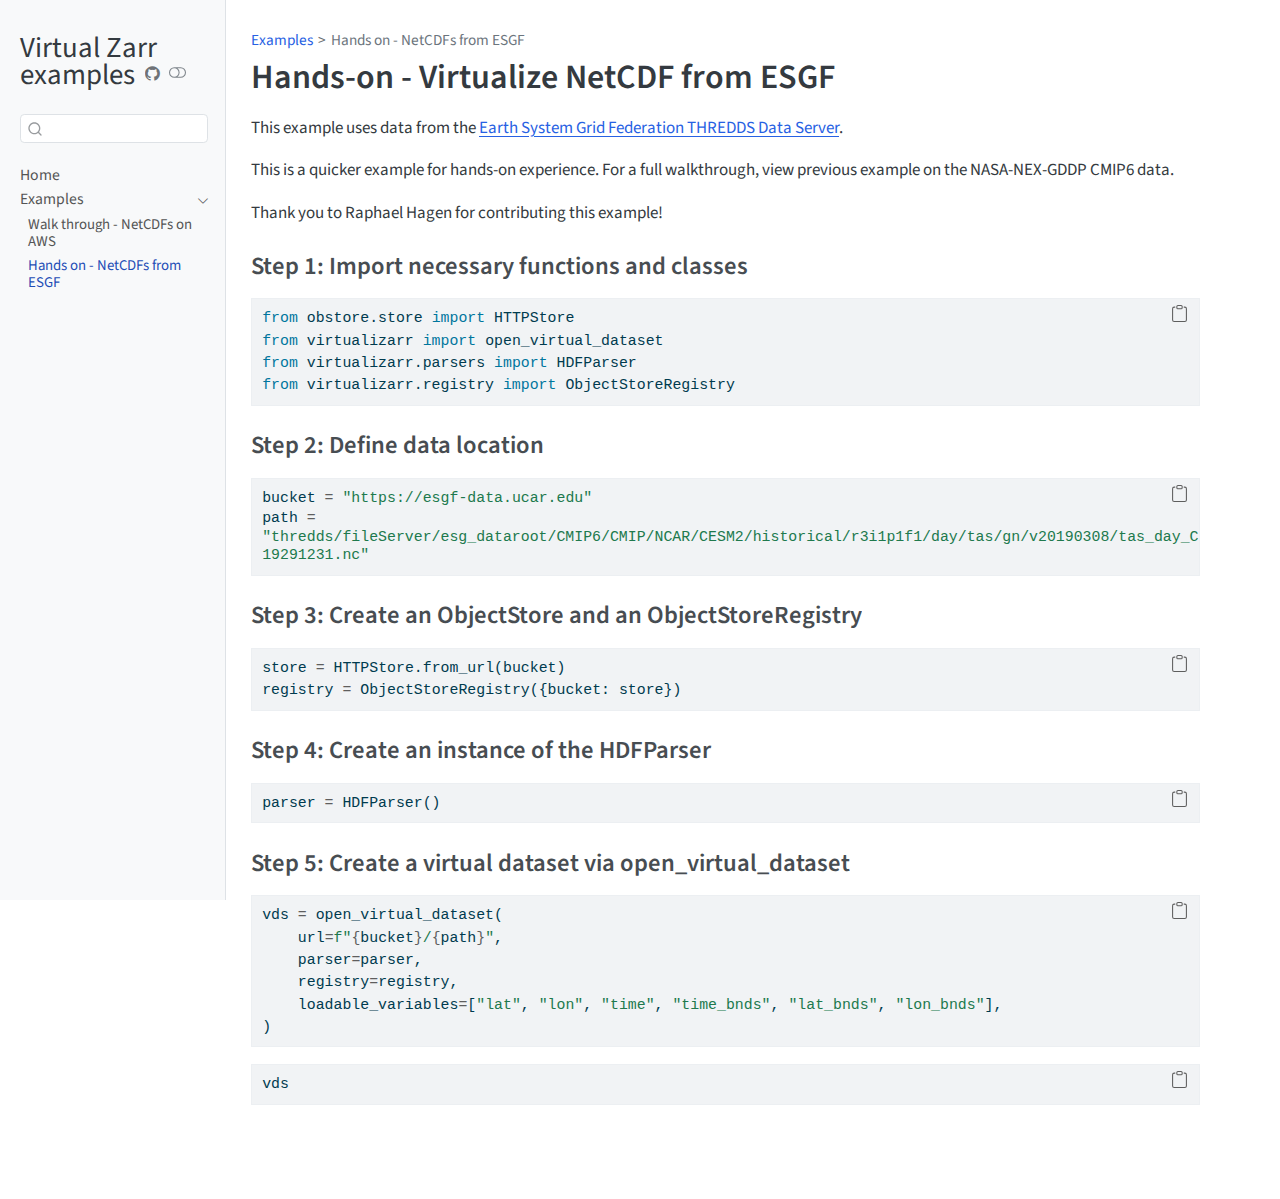
<file: examples/02_ESGF_NetCDF_Solution.html>
<!DOCTYPE html>
<html xmlns="http://www.w3.org/1999/xhtml" lang="en" xml:lang="en"><head>

<meta charset="utf-8">
<meta name="generator" content="quarto-1.7.32">

<meta name="viewport" content="width=device-width, initial-scale=1.0, user-scalable=yes">


<title>Hands-on - Virtualize NetCDF from ESGF</title>
<style>
code{white-space: pre-wrap;}
span.smallcaps{font-variant: small-caps;}
div.columns{display: flex; gap: min(4vw, 1.5em);}
div.column{flex: auto; overflow-x: auto;}
div.hanging-indent{margin-left: 1.5em; text-indent: -1.5em;}
ul.task-list{list-style: none;}
ul.task-list li input[type="checkbox"] {
  width: 0.8em;
  margin: 0 0.8em 0.2em -1em; /* quarto-specific, see https://github.com/quarto-dev/quarto-cli/issues/4556 */ 
  vertical-align: middle;
}
/* CSS for syntax highlighting */
html { -webkit-text-size-adjust: 100%; }
pre > code.sourceCode { white-space: pre; position: relative; }
pre > code.sourceCode > span { display: inline-block; line-height: 1.25; }
pre > code.sourceCode > span:empty { height: 1.2em; }
.sourceCode { overflow: visible; }
code.sourceCode > span { color: inherit; text-decoration: inherit; }
div.sourceCode { margin: 1em 0; }
pre.sourceCode { margin: 0; }
@media screen {
div.sourceCode { overflow: auto; }
}
@media print {
pre > code.sourceCode { white-space: pre-wrap; }
pre > code.sourceCode > span { text-indent: -5em; padding-left: 5em; }
}
pre.numberSource code
  { counter-reset: source-line 0; }
pre.numberSource code > span
  { position: relative; left: -4em; counter-increment: source-line; }
pre.numberSource code > span > a:first-child::before
  { content: counter(source-line);
    position: relative; left: -1em; text-align: right; vertical-align: baseline;
    border: none; display: inline-block;
    -webkit-touch-callout: none; -webkit-user-select: none;
    -khtml-user-select: none; -moz-user-select: none;
    -ms-user-select: none; user-select: none;
    padding: 0 4px; width: 4em;
  }
pre.numberSource { margin-left: 3em;  padding-left: 4px; }
div.sourceCode
  {   }
@media screen {
pre > code.sourceCode > span > a:first-child::before { text-decoration: underline; }
}
</style>


<script src="../site_libs/quarto-nav/quarto-nav.js"></script>
<script src="../site_libs/quarto-nav/headroom.min.js"></script>
<script src="../site_libs/clipboard/clipboard.min.js"></script>
<script src="../site_libs/quarto-search/autocomplete.umd.js"></script>
<script src="../site_libs/quarto-search/fuse.min.js"></script>
<script src="../site_libs/quarto-search/quarto-search.js"></script>
<meta name="quarto:offset" content="../">
<script src="../site_libs/quarto-html/quarto.js" type="module"></script>
<script src="../site_libs/quarto-html/tabsets/tabsets.js" type="module"></script>
<script src="../site_libs/quarto-html/popper.min.js"></script>
<script src="../site_libs/quarto-html/tippy.umd.min.js"></script>
<script src="../site_libs/quarto-html/anchor.min.js"></script>
<link href="../site_libs/quarto-html/tippy.css" rel="stylesheet">
<link href="../site_libs/quarto-html/quarto-syntax-highlighting-37eea08aefeeee20ff55810ff984fec1.css" rel="stylesheet" class="quarto-color-scheme" id="quarto-text-highlighting-styles">
<link href="../site_libs/quarto-html/quarto-syntax-highlighting-dark-2fef5ea3f8957b3e4ecc936fc74692ca.css" rel="stylesheet" class="quarto-color-scheme quarto-color-alternate" id="quarto-text-highlighting-styles">
<link href="../site_libs/quarto-html/quarto-syntax-highlighting-37eea08aefeeee20ff55810ff984fec1.css" rel="stylesheet" class="quarto-color-scheme-extra" id="quarto-text-highlighting-styles">
<script src="../site_libs/bootstrap/bootstrap.min.js"></script>
<link href="../site_libs/bootstrap/bootstrap-icons.css" rel="stylesheet">
<link href="../site_libs/bootstrap/bootstrap-793f777464b6e7586329716bbc09d3ef.min.css" rel="stylesheet" append-hash="true" class="quarto-color-scheme" id="quarto-bootstrap" data-mode="light">
<link href="../site_libs/bootstrap/bootstrap-dark-f6d2682c229941030a844ddbcc928cfb.min.css" rel="stylesheet" append-hash="true" class="quarto-color-scheme quarto-color-alternate" id="quarto-bootstrap" data-mode="dark">
<link href="../site_libs/bootstrap/bootstrap-793f777464b6e7586329716bbc09d3ef.min.css" rel="stylesheet" append-hash="true" class="quarto-color-scheme-extra" id="quarto-bootstrap" data-mode="light">
<script id="quarto-search-options" type="application/json">{
  "location": "sidebar",
  "copy-button": false,
  "collapse-after": 3,
  "panel-placement": "start",
  "type": "textbox",
  "limit": 50,
  "keyboard-shortcut": [
    "f",
    "/",
    "s"
  ],
  "show-item-context": false,
  "language": {
    "search-no-results-text": "No results",
    "search-matching-documents-text": "matching documents",
    "search-copy-link-title": "Copy link to search",
    "search-hide-matches-text": "Hide additional matches",
    "search-more-match-text": "more match in this document",
    "search-more-matches-text": "more matches in this document",
    "search-clear-button-title": "Clear",
    "search-text-placeholder": "",
    "search-detached-cancel-button-title": "Cancel",
    "search-submit-button-title": "Submit",
    "search-label": "Search"
  }
}</script>


<link rel="stylesheet" href="../styles.css">
</head>

<body class="nav-sidebar docked fullcontent quarto-light"><script id="quarto-html-before-body" type="application/javascript">
    const toggleBodyColorMode = (bsSheetEl) => {
      const mode = bsSheetEl.getAttribute("data-mode");
      const bodyEl = window.document.querySelector("body");
      if (mode === "dark") {
        bodyEl.classList.add("quarto-dark");
        bodyEl.classList.remove("quarto-light");
      } else {
        bodyEl.classList.add("quarto-light");
        bodyEl.classList.remove("quarto-dark");
      }
    }
    const toggleBodyColorPrimary = () => {
      const bsSheetEl = window.document.querySelector("link#quarto-bootstrap:not([rel=disabled-stylesheet])");
      if (bsSheetEl) {
        toggleBodyColorMode(bsSheetEl);
      }
    }
    const setColorSchemeToggle = (alternate) => {
      const toggles = window.document.querySelectorAll('.quarto-color-scheme-toggle');
      for (let i=0; i < toggles.length; i++) {
        const toggle = toggles[i];
        if (toggle) {
          if (alternate) {
            toggle.classList.add("alternate");
          } else {
            toggle.classList.remove("alternate");
          }
        }
      }
    };
    const toggleColorMode = (alternate) => {
      // Switch the stylesheets
      const primaryStylesheets = window.document.querySelectorAll('link.quarto-color-scheme:not(.quarto-color-alternate)');
      const alternateStylesheets = window.document.querySelectorAll('link.quarto-color-scheme.quarto-color-alternate');
      manageTransitions('#quarto-margin-sidebar .nav-link', false);
      if (alternate) {
        // note: dark is layered on light, we don't disable primary!
        enableStylesheet(alternateStylesheets);
        for (const sheetNode of alternateStylesheets) {
          if (sheetNode.id === "quarto-bootstrap") {
            toggleBodyColorMode(sheetNode);
          }
        }
      } else {
        disableStylesheet(alternateStylesheets);
        enableStylesheet(primaryStylesheets)
        toggleBodyColorPrimary();
      }
      manageTransitions('#quarto-margin-sidebar .nav-link', true);
      // Switch the toggles
      setColorSchemeToggle(alternate)
      // Hack to workaround the fact that safari doesn't
      // properly recolor the scrollbar when toggling (#1455)
      if (navigator.userAgent.indexOf('Safari') > 0 && navigator.userAgent.indexOf('Chrome') == -1) {
        manageTransitions("body", false);
        window.scrollTo(0, 1);
        setTimeout(() => {
          window.scrollTo(0, 0);
          manageTransitions("body", true);
        }, 40);
      }
    }
    const disableStylesheet = (stylesheets) => {
      for (let i=0; i < stylesheets.length; i++) {
        const stylesheet = stylesheets[i];
        stylesheet.rel = 'disabled-stylesheet';
      }
    }
    const enableStylesheet = (stylesheets) => {
      for (let i=0; i < stylesheets.length; i++) {
        const stylesheet = stylesheets[i];
        if(stylesheet.rel !== 'stylesheet') { // for Chrome, which will still FOUC without this check
          stylesheet.rel = 'stylesheet';
        }
      }
    }
    const manageTransitions = (selector, allowTransitions) => {
      const els = window.document.querySelectorAll(selector);
      for (let i=0; i < els.length; i++) {
        const el = els[i];
        if (allowTransitions) {
          el.classList.remove('notransition');
        } else {
          el.classList.add('notransition');
        }
      }
    }
    const isFileUrl = () => {
      return window.location.protocol === 'file:';
    }
    const hasAlternateSentinel = () => {
      let styleSentinel = getColorSchemeSentinel();
      if (styleSentinel !== null) {
        return styleSentinel === "alternate";
      } else {
        return false;
      }
    }
    const setStyleSentinel = (alternate) => {
      const value = alternate ? "alternate" : "default";
      if (!isFileUrl()) {
        window.localStorage.setItem("quarto-color-scheme", value);
      } else {
        localAlternateSentinel = value;
      }
    }
    const getColorSchemeSentinel = () => {
      if (!isFileUrl()) {
        const storageValue = window.localStorage.getItem("quarto-color-scheme");
        return storageValue != null ? storageValue : localAlternateSentinel;
      } else {
        return localAlternateSentinel;
      }
    }
    const toggleGiscusIfUsed = (isAlternate, darkModeDefault) => {
      const baseTheme = document.querySelector('#giscus-base-theme')?.value ?? 'light';
      const alternateTheme = document.querySelector('#giscus-alt-theme')?.value ?? 'dark';
      let newTheme = '';
      if(authorPrefersDark) {
        newTheme = isAlternate ? baseTheme : alternateTheme;
      } else {
        newTheme = isAlternate ? alternateTheme : baseTheme;
      }
      const changeGiscusTheme = () => {
        // From: https://github.com/giscus/giscus/issues/336
        const sendMessage = (message) => {
          const iframe = document.querySelector('iframe.giscus-frame');
          if (!iframe) return;
          iframe.contentWindow.postMessage({ giscus: message }, 'https://giscus.app');
        }
        sendMessage({
          setConfig: {
            theme: newTheme
          }
        });
      }
      const isGiscussLoaded = window.document.querySelector('iframe.giscus-frame') !== null;
      if (isGiscussLoaded) {
        changeGiscusTheme();
      }
    };
    const authorPrefersDark = false;
    const darkModeDefault = authorPrefersDark;
      document.querySelector('link#quarto-text-highlighting-styles.quarto-color-scheme-extra').rel = 'disabled-stylesheet';
      document.querySelector('link#quarto-bootstrap.quarto-color-scheme-extra').rel = 'disabled-stylesheet';
    let localAlternateSentinel = darkModeDefault ? 'alternate' : 'default';
    // Dark / light mode switch
    window.quartoToggleColorScheme = () => {
      // Read the current dark / light value
      let toAlternate = !hasAlternateSentinel();
      toggleColorMode(toAlternate);
      setStyleSentinel(toAlternate);
      toggleGiscusIfUsed(toAlternate, darkModeDefault);
      window.dispatchEvent(new Event('resize'));
    };
    // Switch to dark mode if need be
    if (hasAlternateSentinel()) {
      toggleColorMode(true);
    } else {
      toggleColorMode(false);
    }
  </script>

<div id="quarto-search-results"></div>
  <header id="quarto-header" class="headroom fixed-top">
  <nav class="quarto-secondary-nav">
    <div class="container-fluid d-flex">
      <button type="button" class="quarto-btn-toggle btn" data-bs-toggle="collapse" role="button" data-bs-target=".quarto-sidebar-collapse-item" aria-controls="quarto-sidebar" aria-expanded="false" aria-label="Toggle sidebar navigation" onclick="if (window.quartoToggleHeadroom) { window.quartoToggleHeadroom(); }">
        <i class="bi bi-layout-text-sidebar-reverse"></i>
      </button>
        <nav class="quarto-page-breadcrumbs" aria-label="breadcrumb"><ol class="breadcrumb"><li class="breadcrumb-item"><a href="../examples/01_AWS_Public_Data_Program_NetCDF.html">Examples</a></li><li class="breadcrumb-item"><a href="../examples/02_ESGF_NetCDF_Solution.html">Hands on - NetCDFs from ESGF</a></li></ol></nav>
        <a class="flex-grow-1" role="navigation" data-bs-toggle="collapse" data-bs-target=".quarto-sidebar-collapse-item" aria-controls="quarto-sidebar" aria-expanded="false" aria-label="Toggle sidebar navigation" onclick="if (window.quartoToggleHeadroom) { window.quartoToggleHeadroom(); }">      
        </a>
      <button type="button" class="btn quarto-search-button" aria-label="Search" onclick="window.quartoOpenSearch();">
        <i class="bi bi-search"></i>
      </button>
    </div>
  </nav>
</header>
<!-- content -->
<div id="quarto-content" class="quarto-container page-columns page-rows-contents page-layout-article">
<!-- sidebar -->
  <nav id="quarto-sidebar" class="sidebar collapse collapse-horizontal quarto-sidebar-collapse-item sidebar-navigation docked overflow-auto">
    <div class="pt-lg-2 mt-2 text-left sidebar-header">
    <div class="sidebar-title mb-0 py-0">
      <a href="../">Virtual Zarr examples</a> 
        <div class="sidebar-tools-main">
    <a href="https://github.com/virtual-zarr/esip-2025" title="Repo" class="quarto-navigation-tool px-1" aria-label="Repo"><i class="bi bi-github"></i></a>
  <a href="" class="quarto-color-scheme-toggle quarto-navigation-tool  px-1" onclick="window.quartoToggleColorScheme(); return false;" title="Toggle dark mode"><i class="bi"></i></a>
</div>
    </div>
      </div>
        <div class="mt-2 flex-shrink-0 align-items-center">
        <div class="sidebar-search">
        <div id="quarto-search" class="" title="Search"></div>
        </div>
        </div>
    <div class="sidebar-menu-container"> 
    <ul class="list-unstyled mt-1">
        <li class="sidebar-item">
  <div class="sidebar-item-container"> 
  <a href="../index.html" class="sidebar-item-text sidebar-link">
 <span class="menu-text">Home</span></a>
  </div>
</li>
        <li class="sidebar-item sidebar-item-section">
      <div class="sidebar-item-container"> 
            <a class="sidebar-item-text sidebar-link text-start" data-bs-toggle="collapse" data-bs-target="#quarto-sidebar-section-1" role="navigation" aria-expanded="true">
 <span class="menu-text">Examples</span></a>
          <a class="sidebar-item-toggle text-start" data-bs-toggle="collapse" data-bs-target="#quarto-sidebar-section-1" role="navigation" aria-expanded="true" aria-label="Toggle section">
            <i class="bi bi-chevron-right ms-2"></i>
          </a> 
      </div>
      <ul id="quarto-sidebar-section-1" class="collapse list-unstyled sidebar-section depth1 show">  
          <li class="sidebar-item">
  <div class="sidebar-item-container"> 
  <a href="../examples/01_AWS_Public_Data_Program_NetCDF.html" class="sidebar-item-text sidebar-link">
 <span class="menu-text">Walk through - NetCDFs on AWS</span></a>
  </div>
</li>
          <li class="sidebar-item">
  <div class="sidebar-item-container"> 
  <a href="../examples/02_ESGF_NetCDF_Solution.html" class="sidebar-item-text sidebar-link active">
 <span class="menu-text">Hands on - NetCDFs from ESGF</span></a>
  </div>
</li>
      </ul>
  </li>
    </ul>
    </div>
</nav>
<div id="quarto-sidebar-glass" class="quarto-sidebar-collapse-item" data-bs-toggle="collapse" data-bs-target=".quarto-sidebar-collapse-item"></div>
<!-- margin-sidebar -->
    
<!-- main -->
<main class="content" id="quarto-document-content">


<header id="title-block-header" class="quarto-title-block default"><nav class="quarto-page-breadcrumbs quarto-title-breadcrumbs d-none d-lg-block" aria-label="breadcrumb"><ol class="breadcrumb"><li class="breadcrumb-item"><a href="../examples/01_AWS_Public_Data_Program_NetCDF.html">Examples</a></li><li class="breadcrumb-item"><a href="../examples/02_ESGF_NetCDF_Solution.html">Hands on - NetCDFs from ESGF</a></li></ol></nav>
<div class="quarto-title">
<h1 class="title">Hands-on - Virtualize NetCDF from ESGF</h1>
</div>



<div class="quarto-title-meta">

    
  
    
  </div>
  


</header>


<p>This example uses data from the <a href="https://esgf-data.ucar.edu/thredds/catalog/catalog.html">Earth System Grid Federation THREDDS Data Server</a>.</p>
<p>This is a quicker example for hands-on experience. For a full walkthrough, view previous example on the NASA-NEX-GDDP CMIP6 data.</p>
<p>Thank you to Raphael Hagen for contributing this example!</p>
<section id="step-1-import-necessary-functions-and-classes" class="level3">
<h3 class="anchored" data-anchor-id="step-1-import-necessary-functions-and-classes">Step 1: Import necessary functions and classes</h3>
<div id="c8ecb7bc" class="cell">
<div class="sourceCode cell-code" id="cb1"><pre class="sourceCode python code-with-copy"><code class="sourceCode python"><span id="cb1-1"><a href="#cb1-1" aria-hidden="true" tabindex="-1"></a><span class="im">from</span> obstore.store <span class="im">import</span> HTTPStore</span>
<span id="cb1-2"><a href="#cb1-2" aria-hidden="true" tabindex="-1"></a><span class="im">from</span> virtualizarr <span class="im">import</span> open_virtual_dataset</span>
<span id="cb1-3"><a href="#cb1-3" aria-hidden="true" tabindex="-1"></a><span class="im">from</span> virtualizarr.parsers <span class="im">import</span> HDFParser</span>
<span id="cb1-4"><a href="#cb1-4" aria-hidden="true" tabindex="-1"></a><span class="im">from</span> virtualizarr.registry <span class="im">import</span> ObjectStoreRegistry</span></code><button title="Copy to Clipboard" class="code-copy-button"><i class="bi"></i></button></pre></div>
</div>
</section>
<section id="step-2-define-data-location" class="level3">
<h3 class="anchored" data-anchor-id="step-2-define-data-location">Step 2: Define data location</h3>
<div id="24f5b227" class="cell">
<div class="sourceCode cell-code" id="cb2"><pre class="sourceCode python code-with-copy"><code class="sourceCode python"><span id="cb2-1"><a href="#cb2-1" aria-hidden="true" tabindex="-1"></a>bucket <span class="op">=</span> <span class="st">"https://esgf-data.ucar.edu"</span></span>
<span id="cb2-2"><a href="#cb2-2" aria-hidden="true" tabindex="-1"></a>path <span class="op">=</span> <span class="st">"thredds/fileServer/esg_dataroot/CMIP6/CMIP/NCAR/CESM2/historical/r3i1p1f1/day/tas/gn/v20190308/tas_day_CESM2_historical_r3i1p1f1_gn_19200101-19291231.nc"</span></span></code><button title="Copy to Clipboard" class="code-copy-button"><i class="bi"></i></button></pre></div>
</div>
</section>
<section id="step-3-create-an-objectstore-and-an-objectstoreregistry" class="level3">
<h3 class="anchored" data-anchor-id="step-3-create-an-objectstore-and-an-objectstoreregistry">Step 3: Create an ObjectStore and an ObjectStoreRegistry</h3>
<div id="4a276534" class="cell">
<div class="sourceCode cell-code" id="cb3"><pre class="sourceCode python code-with-copy"><code class="sourceCode python"><span id="cb3-1"><a href="#cb3-1" aria-hidden="true" tabindex="-1"></a>store <span class="op">=</span> HTTPStore.from_url(bucket)</span>
<span id="cb3-2"><a href="#cb3-2" aria-hidden="true" tabindex="-1"></a>registry <span class="op">=</span> ObjectStoreRegistry({bucket: store})</span></code><button title="Copy to Clipboard" class="code-copy-button"><i class="bi"></i></button></pre></div>
</div>
</section>
<section id="step-4-create-an-instance-of-the-hdfparser" class="level3">
<h3 class="anchored" data-anchor-id="step-4-create-an-instance-of-the-hdfparser">Step 4: Create an instance of the HDFParser</h3>
<div id="606d0762" class="cell">
<div class="sourceCode cell-code" id="cb4"><pre class="sourceCode python code-with-copy"><code class="sourceCode python"><span id="cb4-1"><a href="#cb4-1" aria-hidden="true" tabindex="-1"></a>parser <span class="op">=</span> HDFParser()</span></code><button title="Copy to Clipboard" class="code-copy-button"><i class="bi"></i></button></pre></div>
</div>
</section>
<section id="step-5-create-a-virtual-dataset-via-open_virtual_dataset" class="level3">
<h3 class="anchored" data-anchor-id="step-5-create-a-virtual-dataset-via-open_virtual_dataset">Step 5: Create a virtual dataset via open_virtual_dataset</h3>
<div id="79f80e72" class="cell">
<div class="sourceCode cell-code" id="cb5"><pre class="sourceCode python code-with-copy"><code class="sourceCode python"><span id="cb5-1"><a href="#cb5-1" aria-hidden="true" tabindex="-1"></a>vds <span class="op">=</span> open_virtual_dataset(</span>
<span id="cb5-2"><a href="#cb5-2" aria-hidden="true" tabindex="-1"></a>    url<span class="op">=</span><span class="ss">f"</span><span class="sc">{</span>bucket<span class="sc">}</span><span class="ss">/</span><span class="sc">{</span>path<span class="sc">}</span><span class="ss">"</span>,</span>
<span id="cb5-3"><a href="#cb5-3" aria-hidden="true" tabindex="-1"></a>    parser<span class="op">=</span>parser,</span>
<span id="cb5-4"><a href="#cb5-4" aria-hidden="true" tabindex="-1"></a>    registry<span class="op">=</span>registry,</span>
<span id="cb5-5"><a href="#cb5-5" aria-hidden="true" tabindex="-1"></a>    loadable_variables<span class="op">=</span>[<span class="st">"lat"</span>, <span class="st">"lon"</span>, <span class="st">"time"</span>, <span class="st">"time_bnds"</span>, <span class="st">"lat_bnds"</span>, <span class="st">"lon_bnds"</span>],</span>
<span id="cb5-6"><a href="#cb5-6" aria-hidden="true" tabindex="-1"></a>)</span></code><button title="Copy to Clipboard" class="code-copy-button"><i class="bi"></i></button></pre></div>
</div>
<div id="a9e91818" class="cell">
<div class="sourceCode cell-code" id="cb6"><pre class="sourceCode python code-with-copy"><code class="sourceCode python"><span id="cb6-1"><a href="#cb6-1" aria-hidden="true" tabindex="-1"></a>vds</span></code><button title="Copy to Clipboard" class="code-copy-button"><i class="bi"></i></button></pre></div>
</div>


</section>

</main> <!-- /main -->
<script id="quarto-html-after-body" type="application/javascript">
  window.document.addEventListener("DOMContentLoaded", function (event) {
    // Ensure there is a toggle, if there isn't float one in the top right
    if (window.document.querySelector('.quarto-color-scheme-toggle') === null) {
      const a = window.document.createElement('a');
      a.classList.add('top-right');
      a.classList.add('quarto-color-scheme-toggle');
      a.href = "";
      a.onclick = function() { try { window.quartoToggleColorScheme(); } catch {} return false; };
      const i = window.document.createElement("i");
      i.classList.add('bi');
      a.appendChild(i);
      window.document.body.appendChild(a);
    }
    setColorSchemeToggle(hasAlternateSentinel())
    const icon = "";
    const anchorJS = new window.AnchorJS();
    anchorJS.options = {
      placement: 'right',
      icon: icon
    };
    anchorJS.add('.anchored');
    const isCodeAnnotation = (el) => {
      for (const clz of el.classList) {
        if (clz.startsWith('code-annotation-')) {                     
          return true;
        }
      }
      return false;
    }
    const onCopySuccess = function(e) {
      // button target
      const button = e.trigger;
      // don't keep focus
      button.blur();
      // flash "checked"
      button.classList.add('code-copy-button-checked');
      var currentTitle = button.getAttribute("title");
      button.setAttribute("title", "Copied!");
      let tooltip;
      if (window.bootstrap) {
        button.setAttribute("data-bs-toggle", "tooltip");
        button.setAttribute("data-bs-placement", "left");
        button.setAttribute("data-bs-title", "Copied!");
        tooltip = new bootstrap.Tooltip(button, 
          { trigger: "manual", 
            customClass: "code-copy-button-tooltip",
            offset: [0, -8]});
        tooltip.show();    
      }
      setTimeout(function() {
        if (tooltip) {
          tooltip.hide();
          button.removeAttribute("data-bs-title");
          button.removeAttribute("data-bs-toggle");
          button.removeAttribute("data-bs-placement");
        }
        button.setAttribute("title", currentTitle);
        button.classList.remove('code-copy-button-checked');
      }, 1000);
      // clear code selection
      e.clearSelection();
    }
    const getTextToCopy = function(trigger) {
        const codeEl = trigger.previousElementSibling.cloneNode(true);
        for (const childEl of codeEl.children) {
          if (isCodeAnnotation(childEl)) {
            childEl.remove();
          }
        }
        return codeEl.innerText;
    }
    const clipboard = new window.ClipboardJS('.code-copy-button:not([data-in-quarto-modal])', {
      text: getTextToCopy
    });
    clipboard.on('success', onCopySuccess);
    if (window.document.getElementById('quarto-embedded-source-code-modal')) {
      const clipboardModal = new window.ClipboardJS('.code-copy-button[data-in-quarto-modal]', {
        text: getTextToCopy,
        container: window.document.getElementById('quarto-embedded-source-code-modal')
      });
      clipboardModal.on('success', onCopySuccess);
    }
      var localhostRegex = new RegExp(/^(?:http|https):\/\/localhost\:?[0-9]*\//);
      var mailtoRegex = new RegExp(/^mailto:/);
        var filterRegex = new RegExp("https:\/\/virtual-zarr\.github\.io\/esip-2025\/");
      var isInternal = (href) => {
          return filterRegex.test(href) || localhostRegex.test(href) || mailtoRegex.test(href);
      }
      // Inspect non-navigation links and adorn them if external
     var links = window.document.querySelectorAll('a[href]:not(.nav-link):not(.navbar-brand):not(.toc-action):not(.sidebar-link):not(.sidebar-item-toggle):not(.pagination-link):not(.no-external):not([aria-hidden]):not(.dropdown-item):not(.quarto-navigation-tool):not(.about-link)');
      for (var i=0; i<links.length; i++) {
        const link = links[i];
        if (!isInternal(link.href)) {
          // undo the damage that might have been done by quarto-nav.js in the case of
          // links that we want to consider external
          if (link.dataset.originalHref !== undefined) {
            link.href = link.dataset.originalHref;
          }
        }
      }
    function tippyHover(el, contentFn, onTriggerFn, onUntriggerFn) {
      const config = {
        allowHTML: true,
        maxWidth: 500,
        delay: 100,
        arrow: false,
        appendTo: function(el) {
            return el.parentElement;
        },
        interactive: true,
        interactiveBorder: 10,
        theme: 'quarto',
        placement: 'bottom-start',
      };
      if (contentFn) {
        config.content = contentFn;
      }
      if (onTriggerFn) {
        config.onTrigger = onTriggerFn;
      }
      if (onUntriggerFn) {
        config.onUntrigger = onUntriggerFn;
      }
      window.tippy(el, config); 
    }
    const noterefs = window.document.querySelectorAll('a[role="doc-noteref"]');
    for (var i=0; i<noterefs.length; i++) {
      const ref = noterefs[i];
      tippyHover(ref, function() {
        // use id or data attribute instead here
        let href = ref.getAttribute('data-footnote-href') || ref.getAttribute('href');
        try { href = new URL(href).hash; } catch {}
        const id = href.replace(/^#\/?/, "");
        const note = window.document.getElementById(id);
        if (note) {
          return note.innerHTML;
        } else {
          return "";
        }
      });
    }
    const xrefs = window.document.querySelectorAll('a.quarto-xref');
    const processXRef = (id, note) => {
      // Strip column container classes
      const stripColumnClz = (el) => {
        el.classList.remove("page-full", "page-columns");
        if (el.children) {
          for (const child of el.children) {
            stripColumnClz(child);
          }
        }
      }
      stripColumnClz(note)
      if (id === null || id.startsWith('sec-')) {
        // Special case sections, only their first couple elements
        const container = document.createElement("div");
        if (note.children && note.children.length > 2) {
          container.appendChild(note.children[0].cloneNode(true));
          for (let i = 1; i < note.children.length; i++) {
            const child = note.children[i];
            if (child.tagName === "P" && child.innerText === "") {
              continue;
            } else {
              container.appendChild(child.cloneNode(true));
              break;
            }
          }
          if (window.Quarto?.typesetMath) {
            window.Quarto.typesetMath(container);
          }
          return container.innerHTML
        } else {
          if (window.Quarto?.typesetMath) {
            window.Quarto.typesetMath(note);
          }
          return note.innerHTML;
        }
      } else {
        // Remove any anchor links if they are present
        const anchorLink = note.querySelector('a.anchorjs-link');
        if (anchorLink) {
          anchorLink.remove();
        }
        if (window.Quarto?.typesetMath) {
          window.Quarto.typesetMath(note);
        }
        if (note.classList.contains("callout")) {
          return note.outerHTML;
        } else {
          return note.innerHTML;
        }
      }
    }
    for (var i=0; i<xrefs.length; i++) {
      const xref = xrefs[i];
      tippyHover(xref, undefined, function(instance) {
        instance.disable();
        let url = xref.getAttribute('href');
        let hash = undefined; 
        if (url.startsWith('#')) {
          hash = url;
        } else {
          try { hash = new URL(url).hash; } catch {}
        }
        if (hash) {
          const id = hash.replace(/^#\/?/, "");
          const note = window.document.getElementById(id);
          if (note !== null) {
            try {
              const html = processXRef(id, note.cloneNode(true));
              instance.setContent(html);
            } finally {
              instance.enable();
              instance.show();
            }
          } else {
            // See if we can fetch this
            fetch(url.split('#')[0])
            .then(res => res.text())
            .then(html => {
              const parser = new DOMParser();
              const htmlDoc = parser.parseFromString(html, "text/html");
              const note = htmlDoc.getElementById(id);
              if (note !== null) {
                const html = processXRef(id, note);
                instance.setContent(html);
              } 
            }).finally(() => {
              instance.enable();
              instance.show();
            });
          }
        } else {
          // See if we can fetch a full url (with no hash to target)
          // This is a special case and we should probably do some content thinning / targeting
          fetch(url)
          .then(res => res.text())
          .then(html => {
            const parser = new DOMParser();
            const htmlDoc = parser.parseFromString(html, "text/html");
            const note = htmlDoc.querySelector('main.content');
            if (note !== null) {
              // This should only happen for chapter cross references
              // (since there is no id in the URL)
              // remove the first header
              if (note.children.length > 0 && note.children[0].tagName === "HEADER") {
                note.children[0].remove();
              }
              const html = processXRef(null, note);
              instance.setContent(html);
            } 
          }).finally(() => {
            instance.enable();
            instance.show();
          });
        }
      }, function(instance) {
      });
    }
        let selectedAnnoteEl;
        const selectorForAnnotation = ( cell, annotation) => {
          let cellAttr = 'data-code-cell="' + cell + '"';
          let lineAttr = 'data-code-annotation="' +  annotation + '"';
          const selector = 'span[' + cellAttr + '][' + lineAttr + ']';
          return selector;
        }
        const selectCodeLines = (annoteEl) => {
          const doc = window.document;
          const targetCell = annoteEl.getAttribute("data-target-cell");
          const targetAnnotation = annoteEl.getAttribute("data-target-annotation");
          const annoteSpan = window.document.querySelector(selectorForAnnotation(targetCell, targetAnnotation));
          const lines = annoteSpan.getAttribute("data-code-lines").split(",");
          const lineIds = lines.map((line) => {
            return targetCell + "-" + line;
          })
          let top = null;
          let height = null;
          let parent = null;
          if (lineIds.length > 0) {
              //compute the position of the single el (top and bottom and make a div)
              const el = window.document.getElementById(lineIds[0]);
              top = el.offsetTop;
              height = el.offsetHeight;
              parent = el.parentElement.parentElement;
            if (lineIds.length > 1) {
              const lastEl = window.document.getElementById(lineIds[lineIds.length - 1]);
              const bottom = lastEl.offsetTop + lastEl.offsetHeight;
              height = bottom - top;
            }
            if (top !== null && height !== null && parent !== null) {
              // cook up a div (if necessary) and position it 
              let div = window.document.getElementById("code-annotation-line-highlight");
              if (div === null) {
                div = window.document.createElement("div");
                div.setAttribute("id", "code-annotation-line-highlight");
                div.style.position = 'absolute';
                parent.appendChild(div);
              }
              div.style.top = top - 2 + "px";
              div.style.height = height + 4 + "px";
              div.style.left = 0;
              let gutterDiv = window.document.getElementById("code-annotation-line-highlight-gutter");
              if (gutterDiv === null) {
                gutterDiv = window.document.createElement("div");
                gutterDiv.setAttribute("id", "code-annotation-line-highlight-gutter");
                gutterDiv.style.position = 'absolute';
                const codeCell = window.document.getElementById(targetCell);
                const gutter = codeCell.querySelector('.code-annotation-gutter');
                gutter.appendChild(gutterDiv);
              }
              gutterDiv.style.top = top - 2 + "px";
              gutterDiv.style.height = height + 4 + "px";
            }
            selectedAnnoteEl = annoteEl;
          }
        };
        const unselectCodeLines = () => {
          const elementsIds = ["code-annotation-line-highlight", "code-annotation-line-highlight-gutter"];
          elementsIds.forEach((elId) => {
            const div = window.document.getElementById(elId);
            if (div) {
              div.remove();
            }
          });
          selectedAnnoteEl = undefined;
        };
          // Handle positioning of the toggle
      window.addEventListener(
        "resize",
        throttle(() => {
          elRect = undefined;
          if (selectedAnnoteEl) {
            selectCodeLines(selectedAnnoteEl);
          }
        }, 10)
      );
      function throttle(fn, ms) {
      let throttle = false;
      let timer;
        return (...args) => {
          if(!throttle) { // first call gets through
              fn.apply(this, args);
              throttle = true;
          } else { // all the others get throttled
              if(timer) clearTimeout(timer); // cancel #2
              timer = setTimeout(() => {
                fn.apply(this, args);
                timer = throttle = false;
              }, ms);
          }
        };
      }
        // Attach click handler to the DT
        const annoteDls = window.document.querySelectorAll('dt[data-target-cell]');
        for (const annoteDlNode of annoteDls) {
          annoteDlNode.addEventListener('click', (event) => {
            const clickedEl = event.target;
            if (clickedEl !== selectedAnnoteEl) {
              unselectCodeLines();
              const activeEl = window.document.querySelector('dt[data-target-cell].code-annotation-active');
              if (activeEl) {
                activeEl.classList.remove('code-annotation-active');
              }
              selectCodeLines(clickedEl);
              clickedEl.classList.add('code-annotation-active');
            } else {
              // Unselect the line
              unselectCodeLines();
              clickedEl.classList.remove('code-annotation-active');
            }
          });
        }
    const findCites = (el) => {
      const parentEl = el.parentElement;
      if (parentEl) {
        const cites = parentEl.dataset.cites;
        if (cites) {
          return {
            el,
            cites: cites.split(' ')
          };
        } else {
          return findCites(el.parentElement)
        }
      } else {
        return undefined;
      }
    };
    var bibliorefs = window.document.querySelectorAll('a[role="doc-biblioref"]');
    for (var i=0; i<bibliorefs.length; i++) {
      const ref = bibliorefs[i];
      const citeInfo = findCites(ref);
      if (citeInfo) {
        tippyHover(citeInfo.el, function() {
          var popup = window.document.createElement('div');
          citeInfo.cites.forEach(function(cite) {
            var citeDiv = window.document.createElement('div');
            citeDiv.classList.add('hanging-indent');
            citeDiv.classList.add('csl-entry');
            var biblioDiv = window.document.getElementById('ref-' + cite);
            if (biblioDiv) {
              citeDiv.innerHTML = biblioDiv.innerHTML;
            }
            popup.appendChild(citeDiv);
          });
          return popup.innerHTML;
        });
      }
    }
  });
  </script>
</div> <!-- /content -->




</body></html>
</file>
<file: site_libs/quarto-html/tippy.css>
.tippy-box[data-animation=fade][data-state=hidden]{opacity:0}[data-tippy-root]{max-width:calc(100vw - 10px)}.tippy-box{position:relative;background-color:#333;color:#fff;border-radius:4px;font-size:14px;line-height:1.4;white-space:normal;outline:0;transition-property:transform,visibility,opacity}.tippy-box[data-placement^=top]>.tippy-arrow{bottom:0}.tippy-box[data-placement^=top]>.tippy-arrow:before{bottom:-7px;left:0;border-width:8px 8px 0;border-top-color:initial;transform-origin:center top}.tippy-box[data-placement^=bottom]>.tippy-arrow{top:0}.tippy-box[data-placement^=bottom]>.tippy-arrow:before{top:-7px;left:0;border-width:0 8px 8px;border-bottom-color:initial;transform-origin:center bottom}.tippy-box[data-placement^=left]>.tippy-arrow{right:0}.tippy-box[data-placement^=left]>.tippy-arrow:before{border-width:8px 0 8px 8px;border-left-color:initial;right:-7px;transform-origin:center left}.tippy-box[data-placement^=right]>.tippy-arrow{left:0}.tippy-box[data-placement^=right]>.tippy-arrow:before{left:-7px;border-width:8px 8px 8px 0;border-right-color:initial;transform-origin:center right}.tippy-box[data-inertia][data-state=visible]{transition-timing-function:cubic-bezier(.54,1.5,.38,1.11)}.tippy-arrow{width:16px;height:16px;color:#333}.tippy-arrow:before{content:"";position:absolute;border-color:transparent;border-style:solid}.tippy-content{position:relative;padding:5px 9px;z-index:1}
</file>
<file: site_libs/quarto-html/quarto-syntax-highlighting-37eea08aefeeee20ff55810ff984fec1.css>
/* quarto syntax highlight colors */
:root {
  --quarto-hl-ot-color: #003B4F;
  --quarto-hl-at-color: #657422;
  --quarto-hl-ss-color: #20794D;
  --quarto-hl-an-color: #5E5E5E;
  --quarto-hl-fu-color: #4758AB;
  --quarto-hl-st-color: #20794D;
  --quarto-hl-cf-color: #003B4F;
  --quarto-hl-op-color: #5E5E5E;
  --quarto-hl-er-color: #AD0000;
  --quarto-hl-bn-color: #AD0000;
  --quarto-hl-al-color: #AD0000;
  --quarto-hl-va-color: #111111;
  --quarto-hl-bu-color: inherit;
  --quarto-hl-ex-color: inherit;
  --quarto-hl-pp-color: #AD0000;
  --quarto-hl-in-color: #5E5E5E;
  --quarto-hl-vs-color: #20794D;
  --quarto-hl-wa-color: #5E5E5E;
  --quarto-hl-do-color: #5E5E5E;
  --quarto-hl-im-color: #00769E;
  --quarto-hl-ch-color: #20794D;
  --quarto-hl-dt-color: #AD0000;
  --quarto-hl-fl-color: #AD0000;
  --quarto-hl-co-color: #5E5E5E;
  --quarto-hl-cv-color: #5E5E5E;
  --quarto-hl-cn-color: #8f5902;
  --quarto-hl-sc-color: #5E5E5E;
  --quarto-hl-dv-color: #AD0000;
  --quarto-hl-kw-color: #003B4F;
}

/* other quarto variables */
:root {
  --quarto-font-monospace: SFMono-Regular, Menlo, Monaco, Consolas, "Liberation Mono", "Courier New", monospace;
}

/* syntax highlight based on Pandoc's rules */
pre > code.sourceCode > span {
  color: #003B4F;
}

code.sourceCode > span {
  color: #003B4F;
}

div.sourceCode,
div.sourceCode pre.sourceCode {
  color: #003B4F;
}

/* Normal */
code span {
  color: #003B4F;
}

/* Alert */
code span.al {
  color: #AD0000;
  font-style: inherit;
}

/* Annotation */
code span.an {
  color: #5E5E5E;
  font-style: inherit;
}

/* Attribute */
code span.at {
  color: #657422;
  font-style: inherit;
}

/* BaseN */
code span.bn {
  color: #AD0000;
  font-style: inherit;
}

/* BuiltIn */
code span.bu {
  font-style: inherit;
}

/* ControlFlow */
code span.cf {
  color: #003B4F;
  font-weight: bold;
  font-style: inherit;
}

/* Char */
code span.ch {
  color: #20794D;
  font-style: inherit;
}

/* Constant */
code span.cn {
  color: #8f5902;
  font-style: inherit;
}

/* Comment */
code span.co {
  color: #5E5E5E;
  font-style: inherit;
}

/* CommentVar */
code span.cv {
  color: #5E5E5E;
  font-style: italic;
}

/* Documentation */
code span.do {
  color: #5E5E5E;
  font-style: italic;
}

/* DataType */
code span.dt {
  color: #AD0000;
  font-style: inherit;
}

/* DecVal */
code span.dv {
  color: #AD0000;
  font-style: inherit;
}

/* Error */
code span.er {
  color: #AD0000;
  font-style: inherit;
}

/* Extension */
code span.ex {
  font-style: inherit;
}

/* Float */
code span.fl {
  color: #AD0000;
  font-style: inherit;
}

/* Function */
code span.fu {
  color: #4758AB;
  font-style: inherit;
}

/* Import */
code span.im {
  color: #00769E;
  font-style: inherit;
}

/* Information */
code span.in {
  color: #5E5E5E;
  font-style: inherit;
}

/* Keyword */
code span.kw {
  color: #003B4F;
  font-weight: bold;
  font-style: inherit;
}

/* Operator */
code span.op {
  color: #5E5E5E;
  font-style: inherit;
}

/* Other */
code span.ot {
  color: #003B4F;
  font-style: inherit;
}

/* Preprocessor */
code span.pp {
  color: #AD0000;
  font-style: inherit;
}

/* SpecialChar */
code span.sc {
  color: #5E5E5E;
  font-style: inherit;
}

/* SpecialString */
code span.ss {
  color: #20794D;
  font-style: inherit;
}

/* String */
code span.st {
  color: #20794D;
  font-style: inherit;
}

/* Variable */
code span.va {
  color: #111111;
  font-style: inherit;
}

/* VerbatimString */
code span.vs {
  color: #20794D;
  font-style: inherit;
}

/* Warning */
code span.wa {
  color: #5E5E5E;
  font-style: italic;
}

.prevent-inlining {
  content: "</";
}

/*# sourceMappingURL=27d3d809615f7771493d095567f04340.css.map */
</file>
<file: site_libs/quarto-html/quarto-syntax-highlighting-dark-2fef5ea3f8957b3e4ecc936fc74692ca.css>
/* quarto syntax highlight colors */
:root {
  --quarto-hl-al-color: #f07178;
  --quarto-hl-an-color: #d4d0ab;
  --quarto-hl-at-color: #00e0e0;
  --quarto-hl-bn-color: #d4d0ab;
  --quarto-hl-bu-color: #abe338;
  --quarto-hl-ch-color: #abe338;
  --quarto-hl-co-color: #f8f8f2;
  --quarto-hl-cv-color: #ffd700;
  --quarto-hl-cn-color: #ffd700;
  --quarto-hl-cf-color: #ffa07a;
  --quarto-hl-dt-color: #ffa07a;
  --quarto-hl-dv-color: #d4d0ab;
  --quarto-hl-do-color: #f8f8f2;
  --quarto-hl-er-color: #f07178;
  --quarto-hl-ex-color: #00e0e0;
  --quarto-hl-fl-color: #d4d0ab;
  --quarto-hl-fu-color: #ffa07a;
  --quarto-hl-im-color: #abe338;
  --quarto-hl-in-color: #d4d0ab;
  --quarto-hl-kw-color: #ffa07a;
  --quarto-hl-op-color: #ffa07a;
  --quarto-hl-ot-color: #00e0e0;
  --quarto-hl-pp-color: #dcc6e0;
  --quarto-hl-re-color: #00e0e0;
  --quarto-hl-sc-color: #abe338;
  --quarto-hl-ss-color: #abe338;
  --quarto-hl-st-color: #abe338;
  --quarto-hl-va-color: #00e0e0;
  --quarto-hl-vs-color: #abe338;
  --quarto-hl-wa-color: #dcc6e0;
}

/* other quarto variables */
:root {
  --quarto-font-monospace: SFMono-Regular, Menlo, Monaco, Consolas, "Liberation Mono", "Courier New", monospace;
}

/* syntax highlight based on Pandoc's rules */
pre > code.sourceCode > span {
  color: #f8f8f2;
}

code.sourceCode > span {
  color: #f8f8f2;
}

div.sourceCode,
div.sourceCode pre.sourceCode {
  color: #f8f8f2;
}

/* Normal */
code span {
  color: #f8f8f2;
}

/* Alert */
code span.al {
  color: #f07178;
}

/* Annotation */
code span.an {
  color: #d4d0ab;
}

/* Attribute */
code span.at {
  color: #00e0e0;
}

/* BaseN */
code span.bn {
  color: #d4d0ab;
}

/* BuiltIn */
code span.bu {
  color: #abe338;
}

/* ControlFlow */
code span.cf {
  font-weight: bold;
  color: #ffa07a;
}

/* Char */
code span.ch {
  color: #abe338;
}

/* Constant */
code span.cn {
  color: #ffd700;
}

/* Comment */
code span.co {
  font-style: italic;
  color: #f8f8f2;
}

/* CommentVar */
code span.cv {
  color: #ffd700;
}

/* Documentation */
code span.do {
  color: #f8f8f2;
}

/* DataType */
code span.dt {
  color: #ffa07a;
}

/* DecVal */
code span.dv {
  color: #d4d0ab;
}

/* Error */
code span.er {
  color: #f07178;
  text-decoration: underline;
}

/* Extension */
code span.ex {
  font-weight: bold;
  color: #00e0e0;
}

/* Float */
code span.fl {
  color: #d4d0ab;
}

/* Function */
code span.fu {
  color: #ffa07a;
}

/* Import */
code span.im {
  color: #abe338;
}

/* Information */
code span.in {
  color: #d4d0ab;
}

/* Keyword */
code span.kw {
  font-weight: bold;
  color: #ffa07a;
}

/* Operator */
code span.op {
  color: #ffa07a;
}

/* Other */
code span.ot {
  color: #00e0e0;
}

/* Preprocessor */
code span.pp {
  color: #dcc6e0;
}

/* RegionMarker */
code span.re {
  background-color: #f8f8f2;
  color: #00e0e0;
}

/* SpecialChar */
code span.sc {
  color: #abe338;
}

/* SpecialString */
code span.ss {
  color: #abe338;
}

/* String */
code span.st {
  color: #abe338;
}

/* Variable */
code span.va {
  color: #00e0e0;
}

/* VerbatimString */
code span.vs {
  color: #abe338;
}

/* Warning */
code span.wa {
  color: #dcc6e0;
}

.prevent-inlining {
  content: "</";
}

/*# sourceMappingURL=9d1c423767af11a14e59cf8ecfea55bb.css.map */
</file>
<file: styles.css>
/* css styles */

.sidebar-logo {
    max-width: 150px;
  }

  .sidebar-title {
    font-size: 1.7rem;
  }

  .platform-table td {
    vertical-align: middle;
  }

  .platform-table td > div.sourceCode {
    margin-top: 0.3rem;
    margin-bottom: 0.3rem;
  }
</file>
